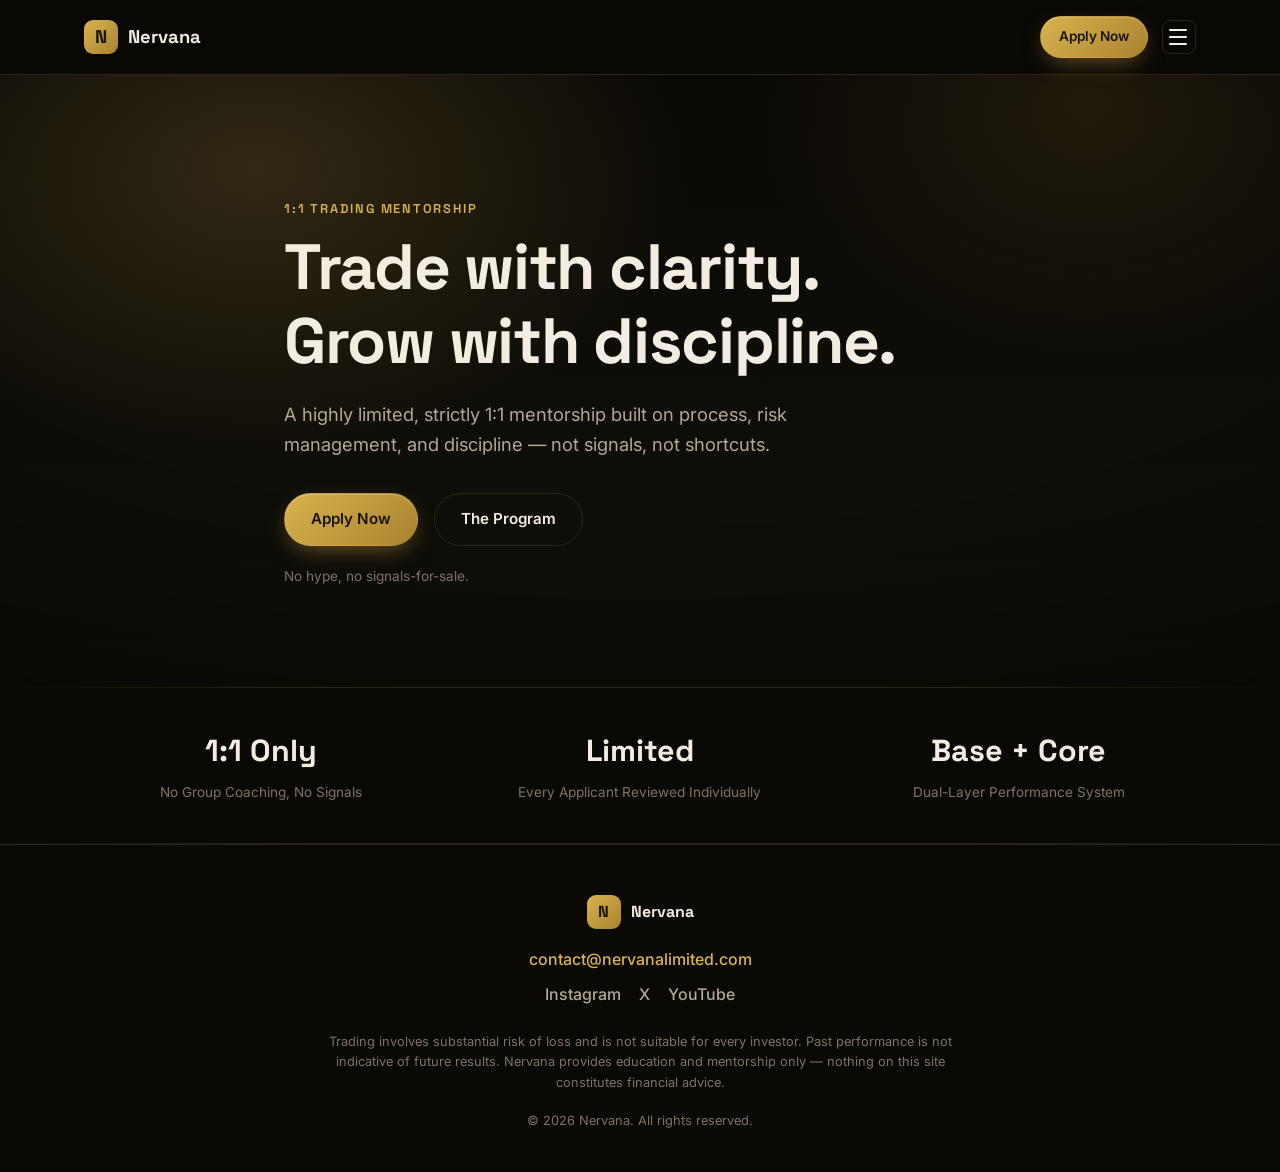
<file: website/index.html>
<!DOCTYPE html>
<html lang="en">
<head>
<meta charset="UTF-8">
<meta name="viewport" content="width=device-width, initial-scale=1.0">
<title>Nervana | Trading Mentorship</title>
<meta name="description" content="Nervana is a strictly 1:1 trading mentorship. A highly limited, application-only program built around a dual-layer system: Base (strategic structure) and Core (cognitive engineering).">
<link rel="icon" href="data:image/svg+xml,<svg xmlns=%22http://www.w3.org/2000/svg%22 viewBox=%220 0 100 100%22><text y=%22.9em%22 font-size=%2290%22>📈</text></svg>">
<link rel="preconnect" href="https://fonts.googleapis.com">
<link rel="preconnect" href="https://fonts.gstatic.com" crossorigin>
<link href="https://fonts.googleapis.com/css2?family=Inter:wght@400;500;600;700;800&family=Space+Grotesk:wght@500;600;700&display=swap" rel="stylesheet">
<link rel="stylesheet" href="styles.css">
</head>
<body>

<header class="navbar" id="navbar">
  <div class="container navbar__inner">
    <a href="index.html" class="brand">
      <span class="brand__mark">N</span>
      <span class="brand__name">Nervana</span>
    </a>
    <div class="navbar__actions">
      <a href="#" class="btn btn--primary btn--sm js-apply-trigger">Apply Now</a>
      <button class="nav-toggle" id="navToggle" aria-label="Toggle menu" aria-expanded="false">
        <span></span><span></span><span></span>
      </button>
    </div>
    <nav class="nav-links" id="navLinks">
      <a href="program.html">The Program</a>
      <a href="results.html">Results</a>
      <a href="insights.html">Insights</a>
      <a href="faq.html">FAQ</a>
    </nav>
  </div>
</header>

<main>

  <section class="hero">
    <div class="hero__bg" aria-hidden="true"></div>
    <div class="container hero__inner">
      <p class="eyebrow reveal">1:1 Trading Mentorship</p>
      <h1 class="reveal">Trade with clarity.<br>Grow with discipline.</h1>
      <p class="hero__subtitle reveal">
        A highly limited, strictly 1:1 mentorship built on process, risk management,
        and discipline — not signals, not shortcuts.
      </p>
      <div class="hero__actions reveal">
        <a href="#" class="btn btn--primary js-apply-trigger">Apply Now</a>
        <a href="program.html" class="btn btn--ghost">The Program</a>
      </div>
      <p class="hero__disclaimer reveal">No hype, no signals-for-sale.</p>
    </div>
  </section>

  <section class="stats">
    <div class="container stats__grid">
      <div class="stat reveal">
        <span class="stat__text">1:1 Only</span>
        <span class="stat__label">No Group Coaching, No Signals</span>
      </div>
      <div class="stat reveal">
        <span class="stat__text">Limited</span>
        <span class="stat__label">Every Applicant Reviewed Individually</span>
      </div>
      <div class="stat reveal">
        <span class="stat__text">Base + Core</span>
        <span class="stat__label">Dual-Layer Performance System</span>
      </div>
    </div>
  </section>

</main>

<footer class="footer">
  <div class="container footer__inner">
    <div class="footer__brand">
      <span class="brand__mark">N</span>
      <span class="brand__name">Nervana</span>
    </div>
    <div class="footer__contact">
      <a href="mailto:contact@nervanalimited.com">contact@nervanalimited.com</a>
      <div class="social-links">
        <a href="#" aria-label="Instagram">Instagram</a>
        <a href="#" aria-label="X / Twitter">X</a>
        <a href="#" aria-label="YouTube">YouTube</a>
      </div>
    </div>
    <p class="footer__disclaimer">
      Trading involves substantial risk of loss and is not suitable for every investor.
      Past performance is not indicative of future results. Nervana provides education and
      mentorship only — nothing on this site constitutes financial advice.
    </p>
    <p class="footer__copy">&copy; <span id="year"></span> Nervana. All rights reserved.</p>
  </div>
</footer>

<div class="modal-overlay" id="applyModalOverlay" aria-hidden="true">
  <div class="modal" role="dialog" aria-modal="true" aria-labelledby="applyModalTitle">
    <button type="button" class="modal__close" id="applyModalClose" aria-label="Close application form">&times;</button>

    <p class="eyebrow">Apply Now</p>
    <h2 id="applyModalTitle">Mentorship Application</h2>
    <p class="modal__intro">
      Highly limited, strictly 1:1. Submitting this doesn't guarantee a place — applicants are
      assessed on fit, readiness, and commitment. If shortlisted, you'll be invited to a free
      onboarding session before anything is confirmed.
    </p>

    <form class="modal-form" id="applyForm" name="mentorship-application" method="POST" data-netlify="true" netlify-honeypot="company">
      <input type="hidden" name="form-name" value="mentorship-application">
      <p class="hp-field" aria-hidden="true">
        <label>Don't fill this out if you're human: <input name="company" tabindex="-1" autocomplete="off"></label>
      </p>

      <p class="form-section-title">About you</p>

      <div class="form-row">
        <label for="name">Full name *</label>
        <input type="text" id="name" name="full_name" required placeholder="Your full name">
      </div>
      <div class="form-row">
        <label for="email">Email address *</label>
        <input type="email" id="email" name="email" required placeholder="you@example.com">
      </div>
      <div class="form-row">
        <label for="location">Location / Time zone *</label>
        <input type="text" id="location" name="location_timezone" required placeholder="e.g. London, UK (GMT)">
      </div>
      <div class="form-row">
        <label>How did you hear about Nervana Mentorship?</label>
        <div class="radio-group">
          <label class="radio-option"><input type="radio" name="how_heard" value="TradingView"> TradingView</label>
          <label class="radio-option"><input type="radio" name="how_heard" value="YouTube"> YouTube</label>
          <label class="radio-option"><input type="radio" name="how_heard" value="Referral"> Referral</label>
          <label class="radio-option"><input type="radio" name="how_heard" value="Other"> Other</label>
        </div>
        <input type="text" name="how_heard_other" placeholder="If “Other”, please specify" class="other-input">
      </div>

      <p class="form-section-title">Your trading background</p>

      <div class="form-row">
        <label>How long have you been trading?</label>
        <div class="radio-group">
          <label class="radio-option"><input type="radio" name="trading_duration" value="Less than 6 months"> Less than 6 months</label>
          <label class="radio-option"><input type="radio" name="trading_duration" value="6-12 months"> 6-12 months</label>
          <label class="radio-option"><input type="radio" name="trading_duration" value="1-2 years"> 1-2 years</label>
          <label class="radio-option"><input type="radio" name="trading_duration" value="2+ years"> 2+ years</label>
          <label class="radio-option"><input type="radio" name="trading_duration" value="Other"> Other</label>
        </div>
      </div>
      <div class="form-row">
        <label>What markets do you primarily trade?</label>
        <div class="radio-group">
          <label class="radio-option"><input type="radio" name="markets_traded" value="Forex"> Forex</label>
          <label class="radio-option"><input type="radio" name="markets_traded" value="Indices"> Indices</label>
          <label class="radio-option"><input type="radio" name="markets_traded" value="Stocks"> Stocks</label>
          <label class="radio-option"><input type="radio" name="markets_traded" value="Crypto"> Crypto</label>
          <label class="radio-option"><input type="radio" name="markets_traded" value="Options"> Options</label>
          <label class="radio-option"><input type="radio" name="markets_traded" value="Other"> Other</label>
        </div>
      </div>
      <div class="form-row">
        <label for="strategy">Briefly describe your current trading strategy (if any) *</label>
        <textarea id="strategy" name="current_strategy" rows="4" required></textarea>
      </div>
      <div class="form-row">
        <label for="mentor-experience">Have you worked with a mentor before? If yes, what was your experience? *</label>
        <textarea id="mentor-experience" name="mentor_experience" rows="4" required></textarea>
      </div>

      <p class="form-section-title">Friction &amp; goals</p>

      <div class="form-row">
        <label>Where do you feel the most friction in your trading?</label>
        <div class="radio-group">
          <label class="radio-option"><input type="radio" name="friction" value="Strategy and structure"> Strategy and structure</label>
          <label class="radio-option"><input type="radio" name="friction" value="Emotional regulation under pressure"> Emotional regulation under pressure</label>
          <label class="radio-option"><input type="radio" name="friction" value="Consistency and discipline"> Consistency and discipline</label>
          <label class="radio-option"><input type="radio" name="friction" value="Decision fatigue or overthinking"> Decision fatigue or overthinking</label>
          <label class="radio-option"><input type="radio" name="friction" value="Other"> Other</label>
        </div>
      </div>
      <div class="form-row">
        <label for="goals-6-12">What are your top 3 goals for the next 6-12 months as a trader? *</label>
        <textarea id="goals-6-12" name="goals_6_12_months" rows="4" required></textarea>
      </div>
      <div class="form-row">
        <label for="adapts-to-you">Most mentorships give you rules and expect you to adapt. Nervana rebuilds the system around you. How does that approach resonate with you? *</label>
        <textarea id="adapts-to-you" name="approach_resonance" rows="4" required></textarea>
      </div>

      <p class="form-section-title">Commitment &amp; investment</p>

      <div class="form-row">
        <label for="weekly-hours">How many focused hours per week can you realistically commit to reviews, reflections, and structured development of your trading? *</label>
        <input type="text" id="weekly-hours" name="weekly_hours_commitment" required placeholder="e.g. 5-7 hours a week">
      </div>
      <div class="form-row">
        <label>What level of investment are you prepared to make in your growth as a trader? *</label>
        <div class="radio-group">
          <label class="radio-option"><input type="radio" name="investment_level" value="Under £500" required> I'm only comfortable with small investments (&lt;£500)</label>
          <label class="radio-option"><input type="radio" name="investment_level" value="£500-£1,000"> I'm ready to make a moderate investment (£500-£1,000)</label>
          <label class="radio-option"><input type="radio" name="investment_level" value="£1,000-£3,000"> I'm committed to making a serious investment (£1,000-£3,000)</label>
          <label class="radio-option"><input type="radio" name="investment_level" value="£3,000+"> I'm prepared to invest significantly in long-term mentorship (£3,000+)</label>
          <label class="radio-option"><input type="radio" name="investment_level" value="Other"> Other</label>
        </div>
      </div>
      <div class="form-row">
        <label>Mentorship requires honesty, accountability, and resilience. Are you prepared to commit to that? *</label>
        <div class="radio-group">
          <label class="radio-option"><input type="radio" name="commitment_confirmation" value="Yes" required> Yes</label>
          <label class="radio-option"><input type="radio" name="commitment_confirmation" value="No"> No</label>
          <label class="radio-option"><input type="radio" name="commitment_confirmation" value="Other"> Other</label>
        </div>
      </div>
      <div class="form-row">
        <label for="good-fit">Why do you believe you are a good fit for Nervana Mentorship? *</label>
        <textarea id="good-fit" name="good_fit_reason" rows="4" required></textarea>
      </div>

      <button type="submit" class="btn btn--primary btn--block">Submit Application</button>
      <p class="form-status" id="formStatus" role="status"></p>
    </form>
  </div>
</div>

<script src="script.js"></script>
</body>
</html>
</file>
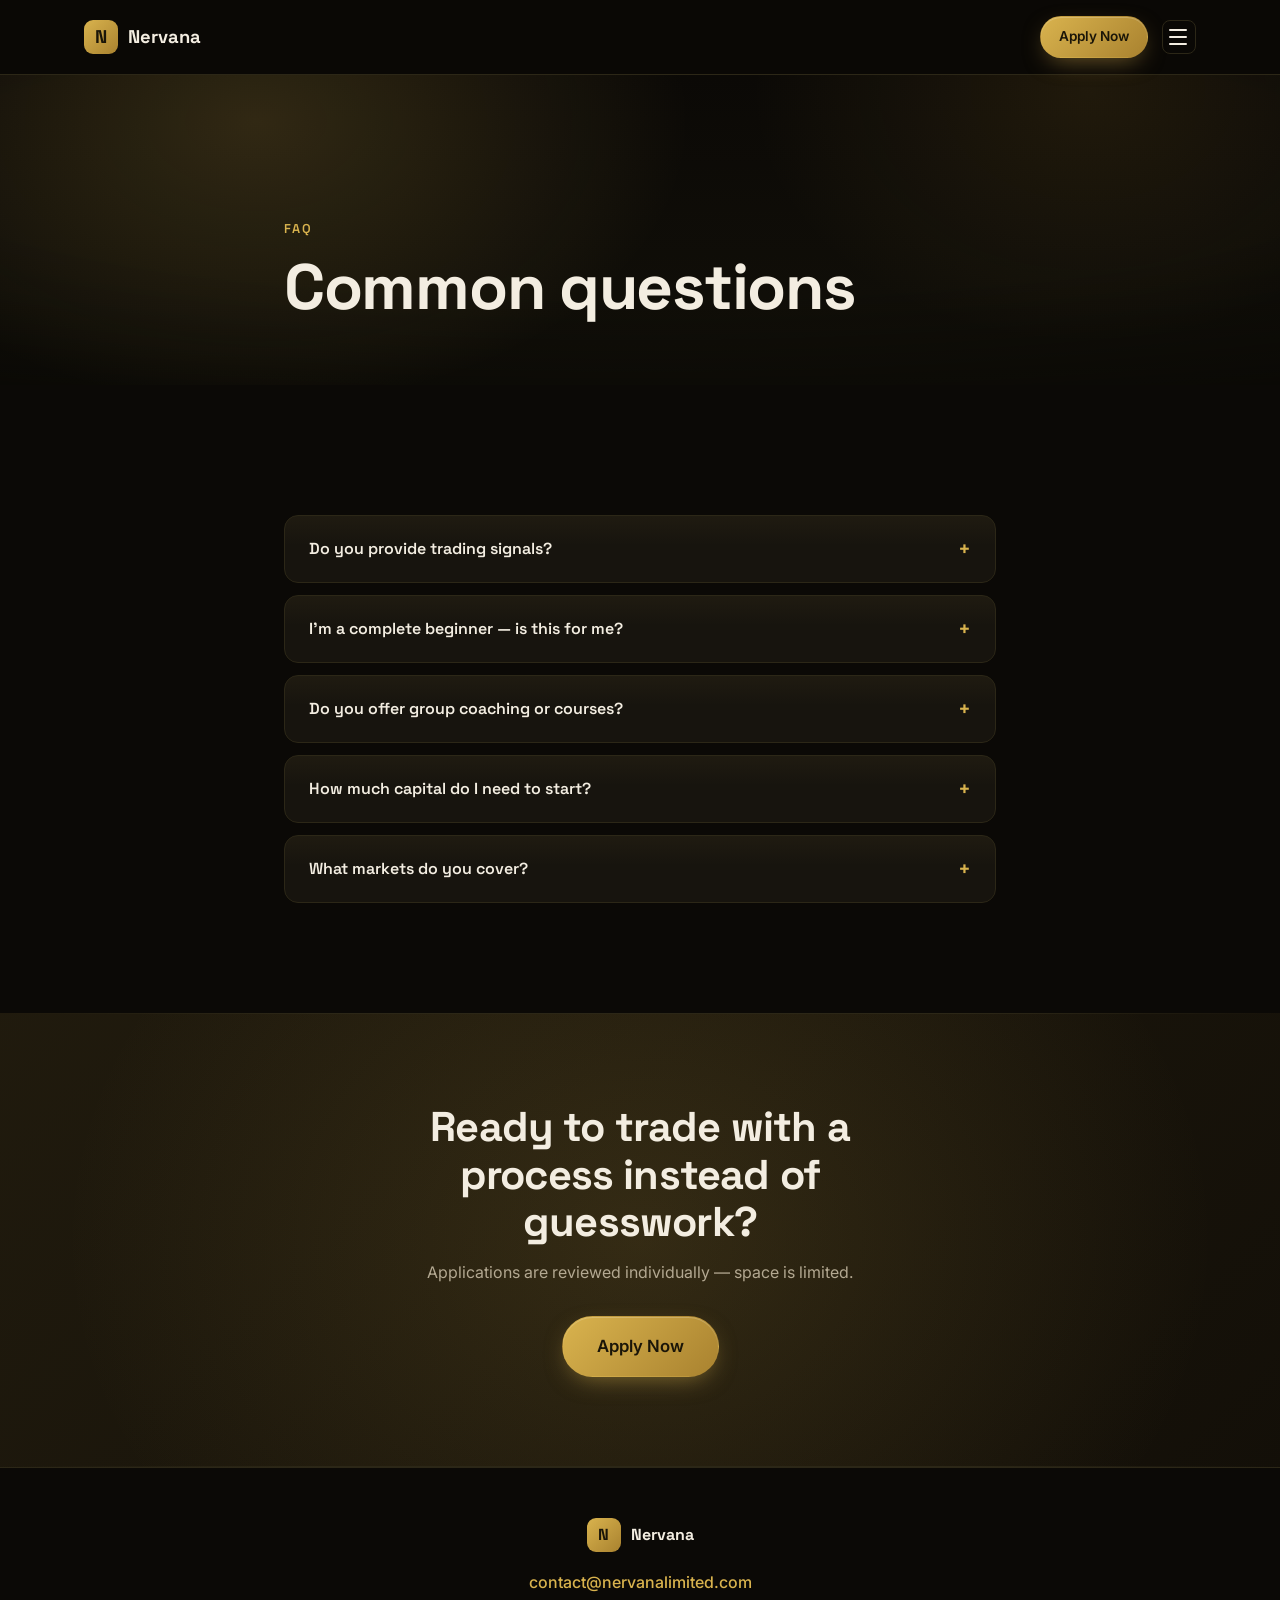
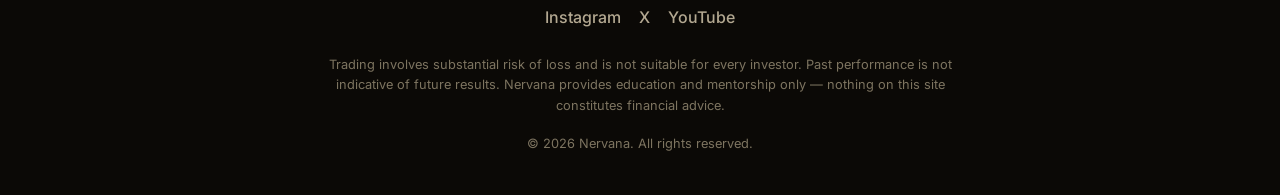
<file: website/faq.html>
<!DOCTYPE html>
<html lang="en">
<head>
<meta charset="UTF-8">
<meta name="viewport" content="width=device-width, initial-scale=1.0">
<title>FAQ | Nervana</title>
<meta name="description" content="Common questions about Nervana's 1:1 trading mentorship.">
<link rel="icon" href="data:image/svg+xml,<svg xmlns=%22http://www.w3.org/2000/svg%22 viewBox=%220 0 100 100%22><text y=%22.9em%22 font-size=%2290%22>📈</text></svg>">
<link rel="preconnect" href="https://fonts.googleapis.com">
<link rel="preconnect" href="https://fonts.gstatic.com" crossorigin>
<link href="https://fonts.googleapis.com/css2?family=Inter:wght@400;500;600;700;800&family=Space+Grotesk:wght@500;600;700&display=swap" rel="stylesheet">
<link rel="stylesheet" href="styles.css">
</head>
<body>

<header class="navbar" id="navbar">
  <div class="container navbar__inner">
    <a href="index.html" class="brand">
      <span class="brand__mark">N</span>
      <span class="brand__name">Nervana</span>
    </a>
    <div class="navbar__actions">
      <a href="#" class="btn btn--primary btn--sm js-apply-trigger">Apply Now</a>
      <button class="nav-toggle" id="navToggle" aria-label="Toggle menu" aria-expanded="false">
        <span></span><span></span><span></span>
      </button>
    </div>
    <nav class="nav-links" id="navLinks">
      <a href="program.html">The Program</a>
      <a href="results.html">Results</a>
      <a href="insights.html">Insights</a>
      <a href="faq.html" aria-current="page">FAQ</a>
    </nav>
  </div>
</header>

<main>

  <section class="hero page-hero">
    <div class="hero__bg" aria-hidden="true"></div>
    <div class="container hero__inner">
      <p class="eyebrow reveal">FAQ</p>
      <h1 class="reveal">Common questions</h1>
    </div>
  </section>

  <section class="faq">
    <div class="container faq__inner">
      <div class="accordion" id="accordion">
        <div class="accordion-item reveal">
          <button class="accordion-trigger">
            <span>Do you provide trading signals?</span>
            <span class="accordion-icon">+</span>
          </button>
          <div class="accordion-panel">
            <p>No. Nervana teaches you the process to find and manage your own trades. The goal is independence, not dependence on someone else's calls.</p>
          </div>
        </div>
        <div class="accordion-item reveal">
          <button class="accordion-trigger">
            <span>I'm a complete beginner — is this for me?</span>
            <span class="accordion-icon">+</span>
          </button>
          <div class="accordion-panel">
            <p>Yes, as long as you're serious and coachable. The mentorship starts by building the Base layer — market structure and risk management — before layering in Core, the execution and psychology work.</p>
          </div>
        </div>
        <div class="accordion-item reveal">
          <button class="accordion-trigger">
            <span>Do you offer group coaching or courses?</span>
            <span class="accordion-icon">+</span>
          </button>
          <div class="accordion-panel">
            <p>Not currently. Nervana is 1:1 mentorship only, by application, so every mentee gets full focus and hands-on support. Group coaching may be introduced in the future, but applications today are for 1:1 mentorship.</p>
          </div>
        </div>
        <div class="accordion-item reveal">
          <button class="accordion-trigger">
            <span>How much capital do I need to start?</span>
            <span class="accordion-icon">+</span>
          </button>
          <div class="accordion-panel">
            <p>We'll discuss this after reviewing your application — the right starting size depends on your goals, market, and risk tolerance. We never recommend risking money you can't afford to lose.</p>
          </div>
        </div>
        <div class="accordion-item reveal">
          <button class="accordion-trigger">
            <span>What markets do you cover?</span>
            <span class="accordion-icon">+</span>
          </button>
          <div class="accordion-panel">
            <p>The core process applies across equities, futures, and forex. Your mentorship is tailored to the market you want to focus on.</p>
          </div>
        </div>
      </div>
    </div>
  </section>

  <section class="cta-banner">
    <div class="container cta-banner__inner reveal">
      <h2>Ready to trade with a process instead of guesswork?</h2>
      <p>Applications are reviewed individually — space is limited.</p>
      <a href="#" class="btn btn--primary btn--lg js-apply-trigger">Apply Now</a>
    </div>
  </section>

</main>

<footer class="footer">
  <div class="container footer__inner">
    <div class="footer__brand">
      <span class="brand__mark">N</span>
      <span class="brand__name">Nervana</span>
    </div>
    <div class="footer__contact">
      <a href="mailto:contact@nervanalimited.com">contact@nervanalimited.com</a>
      <div class="social-links">
        <a href="#" aria-label="Instagram">Instagram</a>
        <a href="#" aria-label="X / Twitter">X</a>
        <a href="#" aria-label="YouTube">YouTube</a>
      </div>
    </div>
    <p class="footer__disclaimer">
      Trading involves substantial risk of loss and is not suitable for every investor.
      Past performance is not indicative of future results. Nervana provides education and
      mentorship only — nothing on this site constitutes financial advice.
    </p>
    <p class="footer__copy">&copy; <span id="year"></span> Nervana. All rights reserved.</p>
  </div>
</footer>

<div class="modal-overlay" id="applyModalOverlay" aria-hidden="true">
  <div class="modal" role="dialog" aria-modal="true" aria-labelledby="applyModalTitle">
    <button type="button" class="modal__close" id="applyModalClose" aria-label="Close application form">&times;</button>

    <p class="eyebrow">Apply Now</p>
    <h2 id="applyModalTitle">Mentorship Application</h2>
    <p class="modal__intro">
      Highly limited, strictly 1:1. Submitting this doesn't guarantee a place — applicants are
      assessed on fit, readiness, and commitment. If shortlisted, you'll be invited to a free
      onboarding session before anything is confirmed.
    </p>

    <form class="modal-form" id="applyForm" name="mentorship-application" method="POST" data-netlify="true" netlify-honeypot="company">
      <input type="hidden" name="form-name" value="mentorship-application">
      <p class="hp-field" aria-hidden="true">
        <label>Don't fill this out if you're human: <input name="company" tabindex="-1" autocomplete="off"></label>
      </p>

      <p class="form-section-title">About you</p>

      <div class="form-row">
        <label for="name">Full name *</label>
        <input type="text" id="name" name="full_name" required placeholder="Your full name">
      </div>
      <div class="form-row">
        <label for="email">Email address *</label>
        <input type="email" id="email" name="email" required placeholder="you@example.com">
      </div>
      <div class="form-row">
        <label for="location">Location / Time zone *</label>
        <input type="text" id="location" name="location_timezone" required placeholder="e.g. London, UK (GMT)">
      </div>
      <div class="form-row">
        <label>How did you hear about Nervana Mentorship?</label>
        <div class="radio-group">
          <label class="radio-option"><input type="radio" name="how_heard" value="TradingView"> TradingView</label>
          <label class="radio-option"><input type="radio" name="how_heard" value="YouTube"> YouTube</label>
          <label class="radio-option"><input type="radio" name="how_heard" value="Referral"> Referral</label>
          <label class="radio-option"><input type="radio" name="how_heard" value="Other"> Other</label>
        </div>
        <input type="text" name="how_heard_other" placeholder="If “Other”, please specify" class="other-input">
      </div>

      <p class="form-section-title">Your trading background</p>

      <div class="form-row">
        <label>How long have you been trading?</label>
        <div class="radio-group">
          <label class="radio-option"><input type="radio" name="trading_duration" value="Less than 6 months"> Less than 6 months</label>
          <label class="radio-option"><input type="radio" name="trading_duration" value="6-12 months"> 6-12 months</label>
          <label class="radio-option"><input type="radio" name="trading_duration" value="1-2 years"> 1-2 years</label>
          <label class="radio-option"><input type="radio" name="trading_duration" value="2+ years"> 2+ years</label>
          <label class="radio-option"><input type="radio" name="trading_duration" value="Other"> Other</label>
        </div>
      </div>
      <div class="form-row">
        <label>What markets do you primarily trade?</label>
        <div class="radio-group">
          <label class="radio-option"><input type="radio" name="markets_traded" value="Forex"> Forex</label>
          <label class="radio-option"><input type="radio" name="markets_traded" value="Indices"> Indices</label>
          <label class="radio-option"><input type="radio" name="markets_traded" value="Stocks"> Stocks</label>
          <label class="radio-option"><input type="radio" name="markets_traded" value="Crypto"> Crypto</label>
          <label class="radio-option"><input type="radio" name="markets_traded" value="Options"> Options</label>
          <label class="radio-option"><input type="radio" name="markets_traded" value="Other"> Other</label>
        </div>
      </div>
      <div class="form-row">
        <label for="strategy">Briefly describe your current trading strategy (if any) *</label>
        <textarea id="strategy" name="current_strategy" rows="4" required></textarea>
      </div>
      <div class="form-row">
        <label for="mentor-experience">Have you worked with a mentor before? If yes, what was your experience? *</label>
        <textarea id="mentor-experience" name="mentor_experience" rows="4" required></textarea>
      </div>

      <p class="form-section-title">Friction &amp; goals</p>

      <div class="form-row">
        <label>Where do you feel the most friction in your trading?</label>
        <div class="radio-group">
          <label class="radio-option"><input type="radio" name="friction" value="Strategy and structure"> Strategy and structure</label>
          <label class="radio-option"><input type="radio" name="friction" value="Emotional regulation under pressure"> Emotional regulation under pressure</label>
          <label class="radio-option"><input type="radio" name="friction" value="Consistency and discipline"> Consistency and discipline</label>
          <label class="radio-option"><input type="radio" name="friction" value="Decision fatigue or overthinking"> Decision fatigue or overthinking</label>
          <label class="radio-option"><input type="radio" name="friction" value="Other"> Other</label>
        </div>
      </div>
      <div class="form-row">
        <label for="goals-6-12">What are your top 3 goals for the next 6-12 months as a trader? *</label>
        <textarea id="goals-6-12" name="goals_6_12_months" rows="4" required></textarea>
      </div>
      <div class="form-row">
        <label for="adapts-to-you">Most mentorships give you rules and expect you to adapt. Nervana rebuilds the system around you. How does that approach resonate with you? *</label>
        <textarea id="adapts-to-you" name="approach_resonance" rows="4" required></textarea>
      </div>

      <p class="form-section-title">Commitment &amp; investment</p>

      <div class="form-row">
        <label for="weekly-hours">How many focused hours per week can you realistically commit to reviews, reflections, and structured development of your trading? *</label>
        <input type="text" id="weekly-hours" name="weekly_hours_commitment" required placeholder="e.g. 5-7 hours a week">
      </div>
      <div class="form-row">
        <label>What level of investment are you prepared to make in your growth as a trader? *</label>
        <div class="radio-group">
          <label class="radio-option"><input type="radio" name="investment_level" value="Under £500" required> I'm only comfortable with small investments (&lt;£500)</label>
          <label class="radio-option"><input type="radio" name="investment_level" value="£500-£1,000"> I'm ready to make a moderate investment (£500-£1,000)</label>
          <label class="radio-option"><input type="radio" name="investment_level" value="£1,000-£3,000"> I'm committed to making a serious investment (£1,000-£3,000)</label>
          <label class="radio-option"><input type="radio" name="investment_level" value="£3,000+"> I'm prepared to invest significantly in long-term mentorship (£3,000+)</label>
          <label class="radio-option"><input type="radio" name="investment_level" value="Other"> Other</label>
        </div>
      </div>
      <div class="form-row">
        <label>Mentorship requires honesty, accountability, and resilience. Are you prepared to commit to that? *</label>
        <div class="radio-group">
          <label class="radio-option"><input type="radio" name="commitment_confirmation" value="Yes" required> Yes</label>
          <label class="radio-option"><input type="radio" name="commitment_confirmation" value="No"> No</label>
          <label class="radio-option"><input type="radio" name="commitment_confirmation" value="Other"> Other</label>
        </div>
      </div>
      <div class="form-row">
        <label for="good-fit">Why do you believe you are a good fit for Nervana Mentorship? *</label>
        <textarea id="good-fit" name="good_fit_reason" rows="4" required></textarea>
      </div>

      <button type="submit" class="btn btn--primary btn--block">Submit Application</button>
      <p class="form-status" id="formStatus" role="status"></p>
    </form>
  </div>
</div>

<script src="script.js"></script>
</body>
</html>
</file>
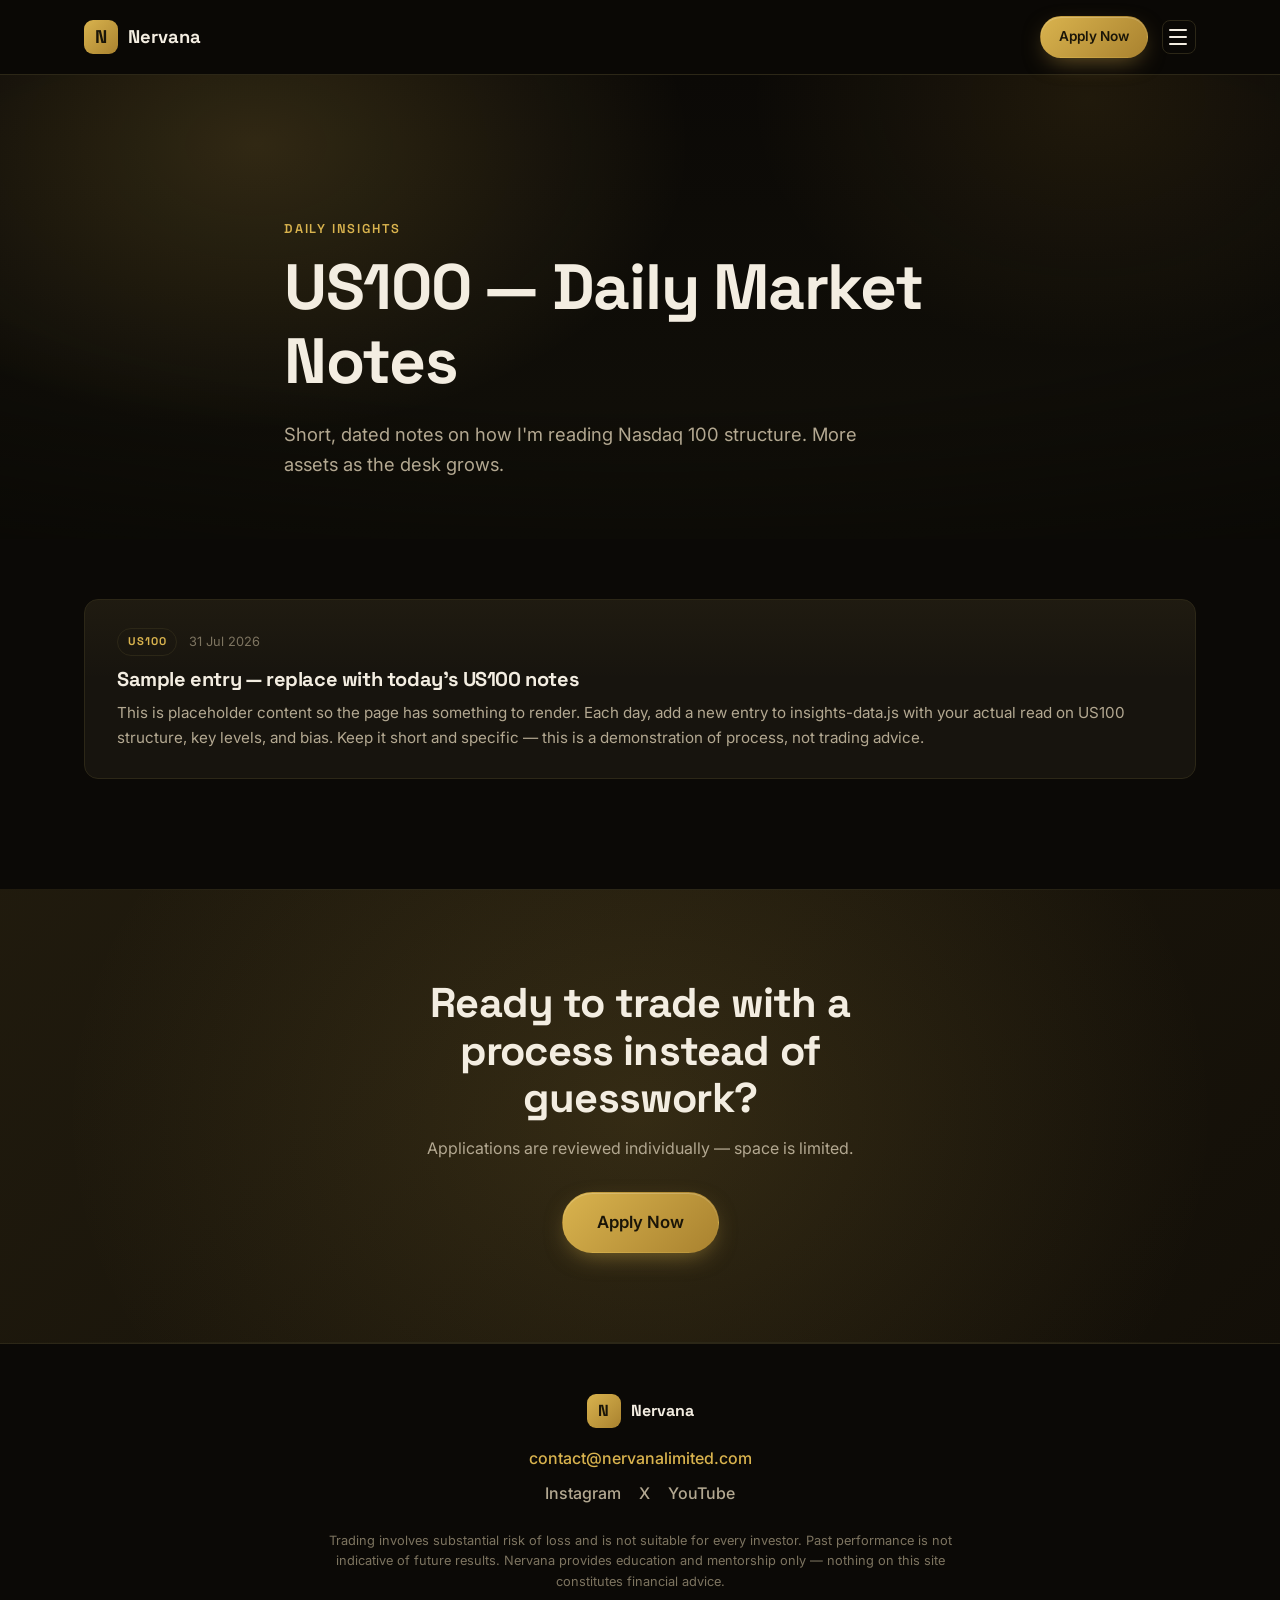
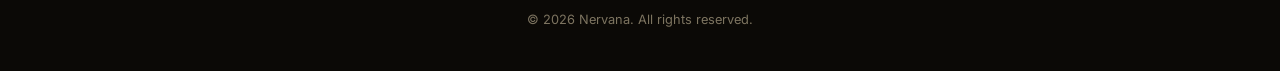
<file: website/insights.html>
<!DOCTYPE html>
<html lang="en">
<head>
<meta charset="UTF-8">
<meta name="viewport" content="width=device-width, initial-scale=1.0">
<title>Daily Insights | Nervana</title>
<meta name="description" content="Daily notes on US100 (Nasdaq 100) price action and structure from Nervana. More assets as the desk grows.">
<link rel="icon" href="data:image/svg+xml,<svg xmlns=%22http://www.w3.org/2000/svg%22 viewBox=%220 0 100 100%22><text y=%22.9em%22 font-size=%2290%22>📈</text></svg>">
<link rel="preconnect" href="https://fonts.googleapis.com">
<link rel="preconnect" href="https://fonts.gstatic.com" crossorigin>
<link href="https://fonts.googleapis.com/css2?family=Inter:wght@400;500;600;700;800&family=Space+Grotesk:wght@500;600;700&display=swap" rel="stylesheet">
<link rel="stylesheet" href="styles.css">
</head>
<body>

<header class="navbar" id="navbar">
  <div class="container navbar__inner">
    <a href="index.html" class="brand">
      <span class="brand__mark">N</span>
      <span class="brand__name">Nervana</span>
    </a>
    <div class="navbar__actions">
      <a href="#" class="btn btn--primary btn--sm js-apply-trigger">Apply Now</a>
      <button class="nav-toggle" id="navToggle" aria-label="Toggle menu" aria-expanded="false">
        <span></span><span></span><span></span>
      </button>
    </div>
    <nav class="nav-links" id="navLinks">
      <a href="program.html">The Program</a>
      <a href="results.html">Results</a>
      <a href="insights.html" aria-current="page">Insights</a>
      <a href="faq.html">FAQ</a>
    </nav>
  </div>
</header>

<main>

  <section class="hero page-hero">
    <div class="hero__bg" aria-hidden="true"></div>
    <div class="container hero__inner">
      <p class="eyebrow reveal">Daily Insights</p>
      <h1 class="reveal">US100 — Daily Market Notes</h1>
      <p class="hero__subtitle reveal">
        Short, dated notes on how I'm reading Nasdaq 100 structure. More assets as the desk grows.
      </p>
    </div>
  </section>

  <section class="insights-list">
    <div class="container">
      <div class="asset-tabs" id="assetTabs"></div>
      <div class="insight-feed" id="insightFeed"></div>
    </div>
  </section>

  <section class="cta-banner">
    <div class="container cta-banner__inner reveal">
      <h2>Ready to trade with a process instead of guesswork?</h2>
      <p>Applications are reviewed individually — space is limited.</p>
      <a href="#" class="btn btn--primary btn--lg js-apply-trigger">Apply Now</a>
    </div>
  </section>

</main>

<footer class="footer">
  <div class="container footer__inner">
    <div class="footer__brand">
      <span class="brand__mark">N</span>
      <span class="brand__name">Nervana</span>
    </div>
    <div class="footer__contact">
      <a href="mailto:contact@nervanalimited.com">contact@nervanalimited.com</a>
      <div class="social-links">
        <a href="#" aria-label="Instagram">Instagram</a>
        <a href="#" aria-label="X / Twitter">X</a>
        <a href="#" aria-label="YouTube">YouTube</a>
      </div>
    </div>
    <p class="footer__disclaimer">
      Trading involves substantial risk of loss and is not suitable for every investor.
      Past performance is not indicative of future results. Nervana provides education and
      mentorship only — nothing on this site constitutes financial advice.
    </p>
    <p class="footer__copy">&copy; <span id="year"></span> Nervana. All rights reserved.</p>
  </div>
</footer>

<div class="modal-overlay" id="applyModalOverlay" aria-hidden="true">
  <div class="modal" role="dialog" aria-modal="true" aria-labelledby="applyModalTitle">
    <button type="button" class="modal__close" id="applyModalClose" aria-label="Close application form">&times;</button>

    <p class="eyebrow">Apply Now</p>
    <h2 id="applyModalTitle">Mentorship Application</h2>
    <p class="modal__intro">
      Highly limited, strictly 1:1. Submitting this doesn't guarantee a place — applicants are
      assessed on fit, readiness, and commitment. If shortlisted, you'll be invited to a free
      onboarding session before anything is confirmed.
    </p>

    <form class="modal-form" id="applyForm" name="mentorship-application" method="POST" data-netlify="true" netlify-honeypot="company">
      <input type="hidden" name="form-name" value="mentorship-application">
      <p class="hp-field" aria-hidden="true">
        <label>Don't fill this out if you're human: <input name="company" tabindex="-1" autocomplete="off"></label>
      </p>

      <p class="form-section-title">About you</p>

      <div class="form-row">
        <label for="name">Full name *</label>
        <input type="text" id="name" name="full_name" required placeholder="Your full name">
      </div>
      <div class="form-row">
        <label for="email">Email address *</label>
        <input type="email" id="email" name="email" required placeholder="you@example.com">
      </div>
      <div class="form-row">
        <label for="location">Location / Time zone *</label>
        <input type="text" id="location" name="location_timezone" required placeholder="e.g. London, UK (GMT)">
      </div>
      <div class="form-row">
        <label>How did you hear about Nervana Mentorship?</label>
        <div class="radio-group">
          <label class="radio-option"><input type="radio" name="how_heard" value="TradingView"> TradingView</label>
          <label class="radio-option"><input type="radio" name="how_heard" value="YouTube"> YouTube</label>
          <label class="radio-option"><input type="radio" name="how_heard" value="Referral"> Referral</label>
          <label class="radio-option"><input type="radio" name="how_heard" value="Other"> Other</label>
        </div>
        <input type="text" name="how_heard_other" placeholder="If “Other”, please specify" class="other-input">
      </div>

      <p class="form-section-title">Your trading background</p>

      <div class="form-row">
        <label>How long have you been trading?</label>
        <div class="radio-group">
          <label class="radio-option"><input type="radio" name="trading_duration" value="Less than 6 months"> Less than 6 months</label>
          <label class="radio-option"><input type="radio" name="trading_duration" value="6-12 months"> 6-12 months</label>
          <label class="radio-option"><input type="radio" name="trading_duration" value="1-2 years"> 1-2 years</label>
          <label class="radio-option"><input type="radio" name="trading_duration" value="2+ years"> 2+ years</label>
          <label class="radio-option"><input type="radio" name="trading_duration" value="Other"> Other</label>
        </div>
      </div>
      <div class="form-row">
        <label>What markets do you primarily trade?</label>
        <div class="radio-group">
          <label class="radio-option"><input type="radio" name="markets_traded" value="Forex"> Forex</label>
          <label class="radio-option"><input type="radio" name="markets_traded" value="Indices"> Indices</label>
          <label class="radio-option"><input type="radio" name="markets_traded" value="Stocks"> Stocks</label>
          <label class="radio-option"><input type="radio" name="markets_traded" value="Crypto"> Crypto</label>
          <label class="radio-option"><input type="radio" name="markets_traded" value="Options"> Options</label>
          <label class="radio-option"><input type="radio" name="markets_traded" value="Other"> Other</label>
        </div>
      </div>
      <div class="form-row">
        <label for="strategy">Briefly describe your current trading strategy (if any) *</label>
        <textarea id="strategy" name="current_strategy" rows="4" required></textarea>
      </div>
      <div class="form-row">
        <label for="mentor-experience">Have you worked with a mentor before? If yes, what was your experience? *</label>
        <textarea id="mentor-experience" name="mentor_experience" rows="4" required></textarea>
      </div>

      <p class="form-section-title">Friction &amp; goals</p>

      <div class="form-row">
        <label>Where do you feel the most friction in your trading?</label>
        <div class="radio-group">
          <label class="radio-option"><input type="radio" name="friction" value="Strategy and structure"> Strategy and structure</label>
          <label class="radio-option"><input type="radio" name="friction" value="Emotional regulation under pressure"> Emotional regulation under pressure</label>
          <label class="radio-option"><input type="radio" name="friction" value="Consistency and discipline"> Consistency and discipline</label>
          <label class="radio-option"><input type="radio" name="friction" value="Decision fatigue or overthinking"> Decision fatigue or overthinking</label>
          <label class="radio-option"><input type="radio" name="friction" value="Other"> Other</label>
        </div>
      </div>
      <div class="form-row">
        <label for="goals-6-12">What are your top 3 goals for the next 6-12 months as a trader? *</label>
        <textarea id="goals-6-12" name="goals_6_12_months" rows="4" required></textarea>
      </div>
      <div class="form-row">
        <label for="adapts-to-you">Most mentorships give you rules and expect you to adapt. Nervana rebuilds the system around you. How does that approach resonate with you? *</label>
        <textarea id="adapts-to-you" name="approach_resonance" rows="4" required></textarea>
      </div>

      <p class="form-section-title">Commitment &amp; investment</p>

      <div class="form-row">
        <label for="weekly-hours">How many focused hours per week can you realistically commit to reviews, reflections, and structured development of your trading? *</label>
        <input type="text" id="weekly-hours" name="weekly_hours_commitment" required placeholder="e.g. 5-7 hours a week">
      </div>
      <div class="form-row">
        <label>What level of investment are you prepared to make in your growth as a trader? *</label>
        <div class="radio-group">
          <label class="radio-option"><input type="radio" name="investment_level" value="Under £500" required> I'm only comfortable with small investments (&lt;£500)</label>
          <label class="radio-option"><input type="radio" name="investment_level" value="£500-£1,000"> I'm ready to make a moderate investment (£500-£1,000)</label>
          <label class="radio-option"><input type="radio" name="investment_level" value="£1,000-£3,000"> I'm committed to making a serious investment (£1,000-£3,000)</label>
          <label class="radio-option"><input type="radio" name="investment_level" value="£3,000+"> I'm prepared to invest significantly in long-term mentorship (£3,000+)</label>
          <label class="radio-option"><input type="radio" name="investment_level" value="Other"> Other</label>
        </div>
      </div>
      <div class="form-row">
        <label>Mentorship requires honesty, accountability, and resilience. Are you prepared to commit to that? *</label>
        <div class="radio-group">
          <label class="radio-option"><input type="radio" name="commitment_confirmation" value="Yes" required> Yes</label>
          <label class="radio-option"><input type="radio" name="commitment_confirmation" value="No"> No</label>
          <label class="radio-option"><input type="radio" name="commitment_confirmation" value="Other"> Other</label>
        </div>
      </div>
      <div class="form-row">
        <label for="good-fit">Why do you believe you are a good fit for Nervana Mentorship? *</label>
        <textarea id="good-fit" name="good_fit_reason" rows="4" required></textarea>
      </div>

      <button type="submit" class="btn btn--primary btn--block">Submit Application</button>
      <p class="form-status" id="formStatus" role="status"></p>
    </form>
  </div>
</div>

<script src="script.js"></script>
<script src="insights-data.js"></script>
<script src="insights.js"></script>
</body>
</html>
</file>
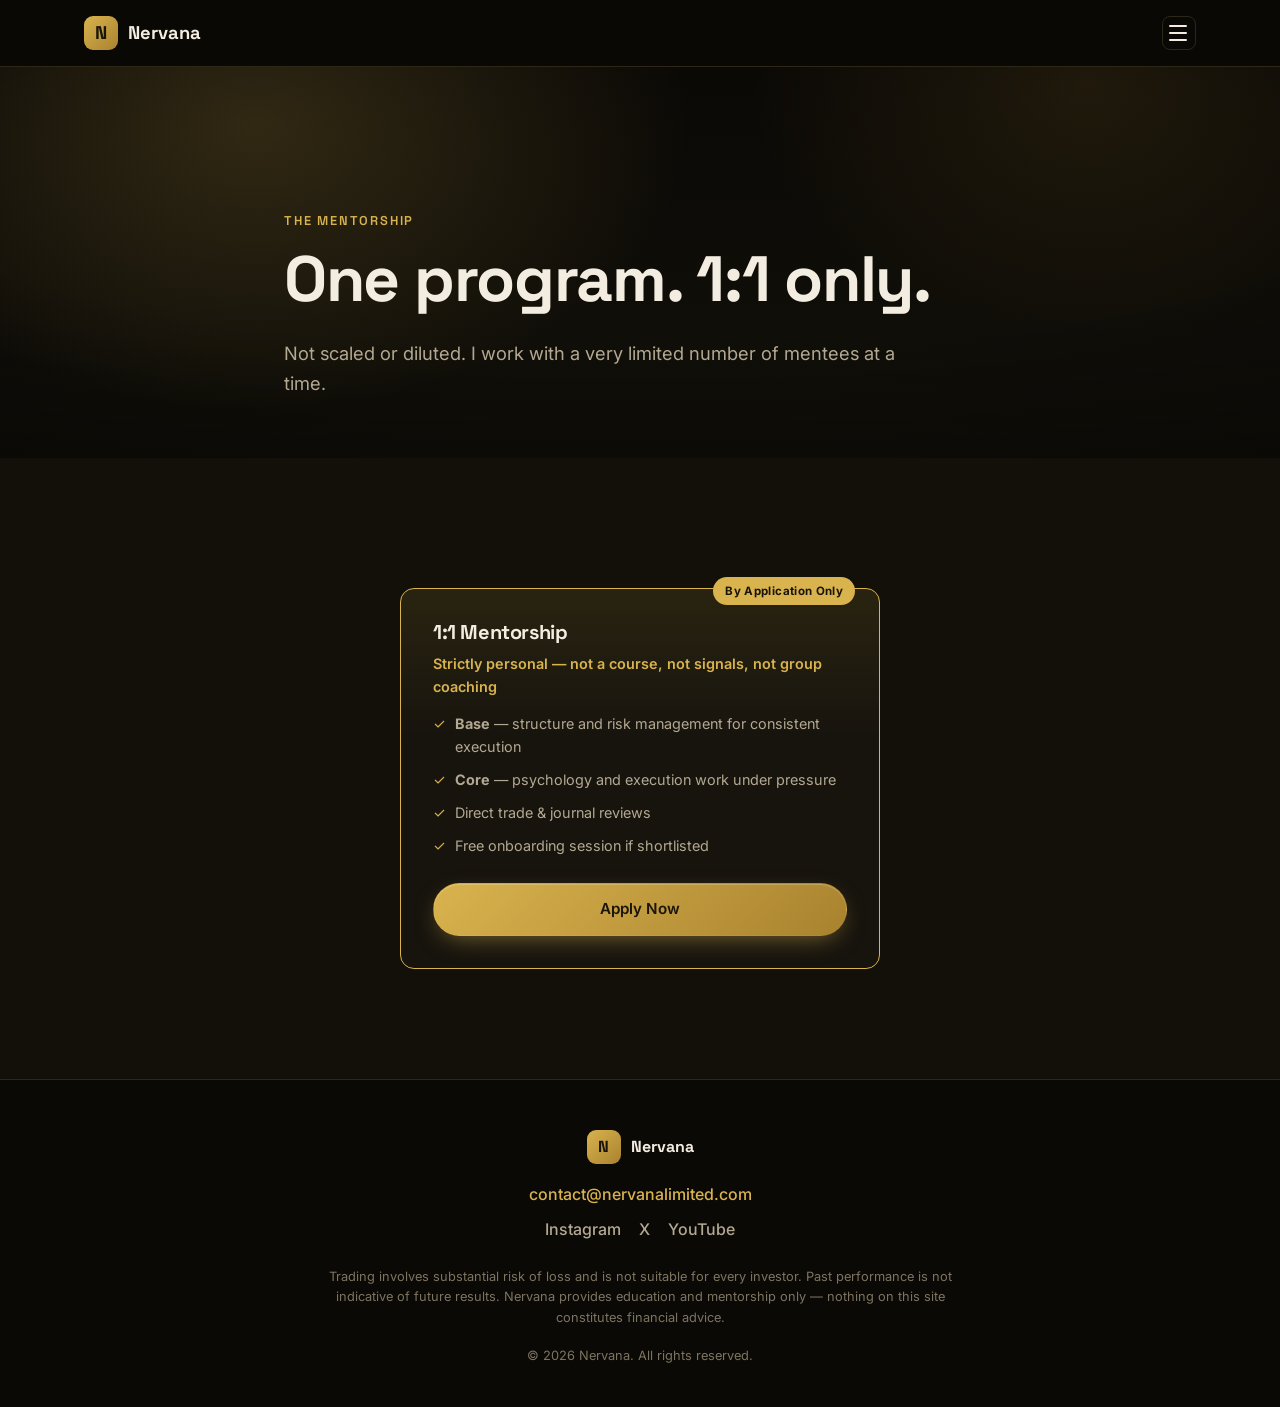
<file: website/mentorship.html>
<!DOCTYPE html>
<html lang="en">
<head>
<meta charset="UTF-8">
<meta name="viewport" content="width=device-width, initial-scale=1.0">
<title>Mentorship | Nervana</title>
<meta name="description" content="A single, highly limited 1:1 trading mentorship — by application only. Built around a dual-layer system: Base (strategic structure) and Core (cognitive engineering).">
<link rel="icon" href="data:image/svg+xml,<svg xmlns=%22http://www.w3.org/2000/svg%22 viewBox=%220 0 100 100%22><text y=%22.9em%22 font-size=%2290%22>📈</text></svg>">
<link rel="preconnect" href="https://fonts.googleapis.com">
<link rel="preconnect" href="https://fonts.gstatic.com" crossorigin>
<link href="https://fonts.googleapis.com/css2?family=Inter:wght@400;500;600;700;800&family=Space+Grotesk:wght@500;600;700&display=swap" rel="stylesheet">
<link rel="stylesheet" href="styles.css">
</head>
<body>

<header class="navbar" id="navbar">
  <div class="container navbar__inner">
    <a href="index.html" class="brand">
      <span class="brand__mark">N</span>
      <span class="brand__name">Nervana</span>
    </a>
    <nav class="nav-links" id="navLinks">
      <a href="about.html">About</a>
      <a href="mentorship.html" aria-current="page">Mentorship</a>
      <a href="system.html">The System</a>
      <a href="results.html">Results</a>
      <a href="insights.html">Insights</a>
      <a href="faq.html">FAQ</a>
      <a href="#" class="btn btn--primary btn--sm nav-cta js-apply-trigger">Apply Now</a>
    </nav>
    <button class="nav-toggle" id="navToggle" aria-label="Toggle navigation" aria-expanded="false">
      <span></span><span></span><span></span>
    </button>
  </div>
</header>

<main>

  <section class="hero page-hero">
    <div class="hero__bg" aria-hidden="true"></div>
    <div class="container hero__inner">
      <p class="eyebrow reveal">The Mentorship</p>
      <h1 class="reveal">One program. 1:1 only.</h1>
      <p class="hero__subtitle reveal">Not scaled or diluted. I work with a very limited number of mentees at a time.</p>
    </div>
  </section>

  <section class="programs">
    <div class="container">
      <div class="program-grid program-grid--single">
        <div class="program-card program-card--featured reveal">
          <span class="badge">By Application Only</span>
          <h3>1:1 Mentorship</h3>
          <p class="program-price">Strictly personal — not a course, not signals, not group coaching</p>
          <ul>
            <li><strong>Base</strong> — structure and risk management for consistent execution</li>
            <li><strong>Core</strong> — psychology and execution work under pressure</li>
            <li>Direct trade & journal reviews</li>
            <li>Free onboarding session if shortlisted</li>
          </ul>
          <a href="#" class="btn btn--primary btn--block js-apply-trigger">Apply Now</a>
        </div>
      </div>
    </div>
  </section>

</main>

<footer class="footer">
  <div class="container footer__inner">
    <div class="footer__brand">
      <span class="brand__mark">N</span>
      <span class="brand__name">Nervana</span>
    </div>
    <div class="footer__contact">
      <a href="mailto:contact@nervanalimited.com">contact@nervanalimited.com</a>
      <div class="social-links">
        <a href="#" aria-label="Instagram">Instagram</a>
        <a href="#" aria-label="X / Twitter">X</a>
        <a href="#" aria-label="YouTube">YouTube</a>
      </div>
    </div>
    <p class="footer__disclaimer">
      Trading involves substantial risk of loss and is not suitable for every investor.
      Past performance is not indicative of future results. Nervana provides education and
      mentorship only — nothing on this site constitutes financial advice.
    </p>
    <p class="footer__copy">&copy; <span id="year"></span> Nervana. All rights reserved.</p>
  </div>
</footer>

<div class="modal-overlay" id="applyModalOverlay" aria-hidden="true">
  <div class="modal" role="dialog" aria-modal="true" aria-labelledby="applyModalTitle">
    <button type="button" class="modal__close" id="applyModalClose" aria-label="Close application form">&times;</button>

    <p class="eyebrow">Apply Now</p>
    <h2 id="applyModalTitle">Mentorship Application</h2>
    <p class="modal__intro">
      Highly limited, strictly 1:1. Submitting this doesn't guarantee a place — applicants are
      assessed on fit, readiness, and commitment. If shortlisted, you'll be invited to a free
      onboarding session before anything is confirmed.
    </p>

    <form class="modal-form" id="applyForm" name="mentorship-application" method="POST" data-netlify="true" netlify-honeypot="company">
      <input type="hidden" name="form-name" value="mentorship-application">
      <p class="hp-field" aria-hidden="true">
        <label>Don't fill this out if you're human: <input name="company" tabindex="-1" autocomplete="off"></label>
      </p>

      <p class="form-section-title">About you</p>

      <div class="form-row">
        <label for="name">Full name *</label>
        <input type="text" id="name" name="full_name" required placeholder="Your full name">
      </div>
      <div class="form-row">
        <label for="email">Email address *</label>
        <input type="email" id="email" name="email" required placeholder="you@example.com">
      </div>
      <div class="form-row">
        <label for="location">Location / Time zone *</label>
        <input type="text" id="location" name="location_timezone" required placeholder="e.g. London, UK (GMT)">
      </div>
      <div class="form-row">
        <label>How did you hear about Nervana Mentorship?</label>
        <div class="radio-group">
          <label class="radio-option"><input type="radio" name="how_heard" value="TradingView"> TradingView</label>
          <label class="radio-option"><input type="radio" name="how_heard" value="YouTube"> YouTube</label>
          <label class="radio-option"><input type="radio" name="how_heard" value="Referral"> Referral</label>
          <label class="radio-option"><input type="radio" name="how_heard" value="Other"> Other</label>
        </div>
        <input type="text" name="how_heard_other" placeholder="If “Other”, please specify" class="other-input">
      </div>

      <p class="form-section-title">Your trading background</p>

      <div class="form-row">
        <label>How long have you been trading?</label>
        <div class="radio-group">
          <label class="radio-option"><input type="radio" name="trading_duration" value="Less than 6 months"> Less than 6 months</label>
          <label class="radio-option"><input type="radio" name="trading_duration" value="6-12 months"> 6-12 months</label>
          <label class="radio-option"><input type="radio" name="trading_duration" value="1-2 years"> 1-2 years</label>
          <label class="radio-option"><input type="radio" name="trading_duration" value="2+ years"> 2+ years</label>
          <label class="radio-option"><input type="radio" name="trading_duration" value="Other"> Other</label>
        </div>
      </div>
      <div class="form-row">
        <label>What markets do you primarily trade?</label>
        <div class="radio-group">
          <label class="radio-option"><input type="radio" name="markets_traded" value="Forex"> Forex</label>
          <label class="radio-option"><input type="radio" name="markets_traded" value="Indices"> Indices</label>
          <label class="radio-option"><input type="radio" name="markets_traded" value="Stocks"> Stocks</label>
          <label class="radio-option"><input type="radio" name="markets_traded" value="Crypto"> Crypto</label>
          <label class="radio-option"><input type="radio" name="markets_traded" value="Options"> Options</label>
          <label class="radio-option"><input type="radio" name="markets_traded" value="Other"> Other</label>
        </div>
      </div>
      <div class="form-row">
        <label for="strategy">Briefly describe your current trading strategy (if any) *</label>
        <textarea id="strategy" name="current_strategy" rows="4" required></textarea>
      </div>
      <div class="form-row">
        <label for="mentor-experience">Have you worked with a mentor before? If yes, what was your experience? *</label>
        <textarea id="mentor-experience" name="mentor_experience" rows="4" required></textarea>
      </div>

      <p class="form-section-title">Friction &amp; goals</p>

      <div class="form-row">
        <label>Where do you feel the most friction in your trading?</label>
        <div class="radio-group">
          <label class="radio-option"><input type="radio" name="friction" value="Strategy and structure"> Strategy and structure</label>
          <label class="radio-option"><input type="radio" name="friction" value="Emotional regulation under pressure"> Emotional regulation under pressure</label>
          <label class="radio-option"><input type="radio" name="friction" value="Consistency and discipline"> Consistency and discipline</label>
          <label class="radio-option"><input type="radio" name="friction" value="Decision fatigue or overthinking"> Decision fatigue or overthinking</label>
          <label class="radio-option"><input type="radio" name="friction" value="Other"> Other</label>
        </div>
      </div>
      <div class="form-row">
        <label for="goals-6-12">What are your top 3 goals for the next 6-12 months as a trader? *</label>
        <textarea id="goals-6-12" name="goals_6_12_months" rows="4" required></textarea>
      </div>
      <div class="form-row">
        <label for="adapts-to-you">Most mentorships give you rules and expect you to adapt. Nervana rebuilds the system around you. How does that approach resonate with you? *</label>
        <textarea id="adapts-to-you" name="approach_resonance" rows="4" required></textarea>
      </div>

      <p class="form-section-title">Commitment &amp; investment</p>

      <div class="form-row">
        <label for="weekly-hours">How many focused hours per week can you realistically commit to reviews, reflections, and structured development of your trading? *</label>
        <input type="text" id="weekly-hours" name="weekly_hours_commitment" required placeholder="e.g. 5-7 hours a week">
      </div>
      <div class="form-row">
        <label>What level of investment are you prepared to make in your growth as a trader? *</label>
        <div class="radio-group">
          <label class="radio-option"><input type="radio" name="investment_level" value="Under £500" required> I'm only comfortable with small investments (&lt;£500)</label>
          <label class="radio-option"><input type="radio" name="investment_level" value="£500-£1,000"> I'm ready to make a moderate investment (£500-£1,000)</label>
          <label class="radio-option"><input type="radio" name="investment_level" value="£1,000-£3,000"> I'm committed to making a serious investment (£1,000-£3,000)</label>
          <label class="radio-option"><input type="radio" name="investment_level" value="£3,000+"> I'm prepared to invest significantly in long-term mentorship (£3,000+)</label>
          <label class="radio-option"><input type="radio" name="investment_level" value="Other"> Other</label>
        </div>
      </div>
      <div class="form-row">
        <label>Mentorship requires honesty, accountability, and resilience. Are you prepared to commit to that? *</label>
        <div class="radio-group">
          <label class="radio-option"><input type="radio" name="commitment_confirmation" value="Yes" required> Yes</label>
          <label class="radio-option"><input type="radio" name="commitment_confirmation" value="No"> No</label>
          <label class="radio-option"><input type="radio" name="commitment_confirmation" value="Other"> Other</label>
        </div>
      </div>
      <div class="form-row">
        <label for="good-fit">Why do you believe you are a good fit for Nervana Mentorship? *</label>
        <textarea id="good-fit" name="good_fit_reason" rows="4" required></textarea>
      </div>

      <button type="submit" class="btn btn--primary btn--block">Submit Application</button>
      <p class="form-status" id="formStatus" role="status"></p>
    </form>
  </div>
</div>

<script src="script.js"></script>
</body>
</html>
</file>
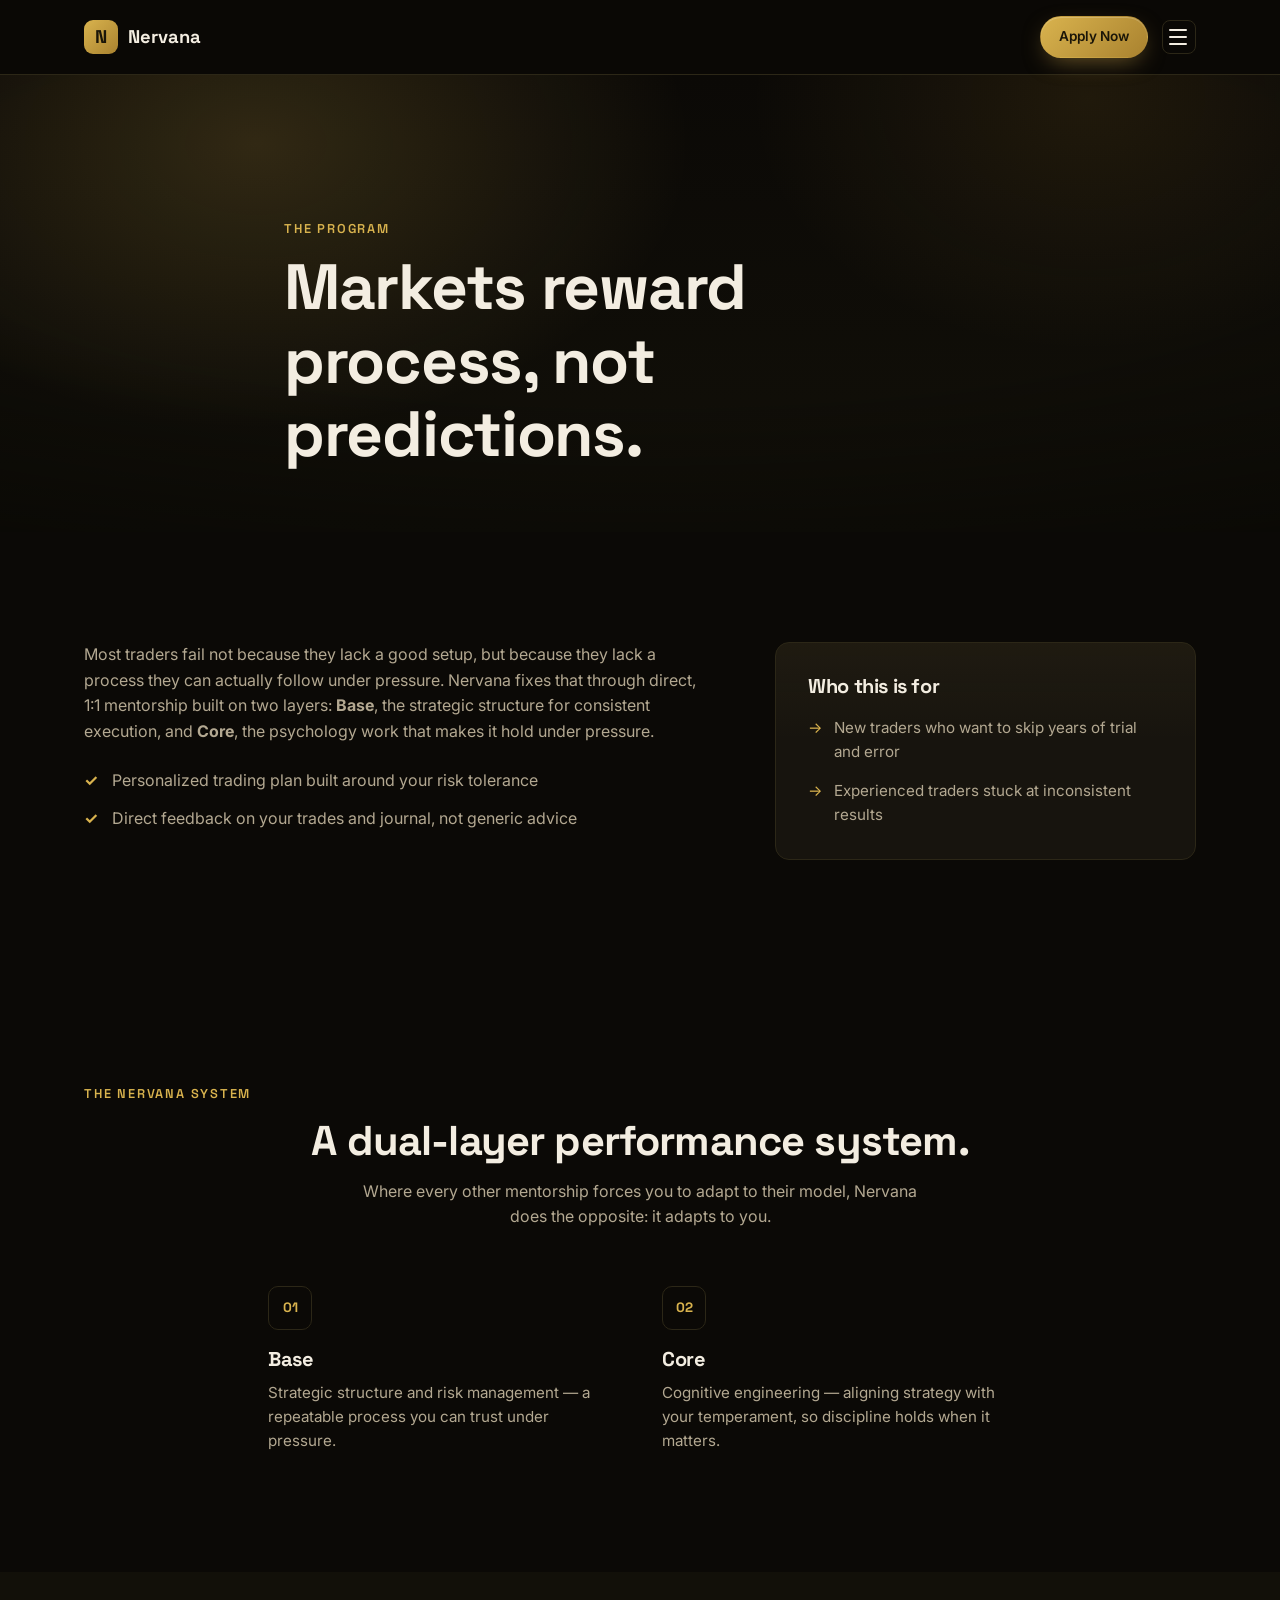
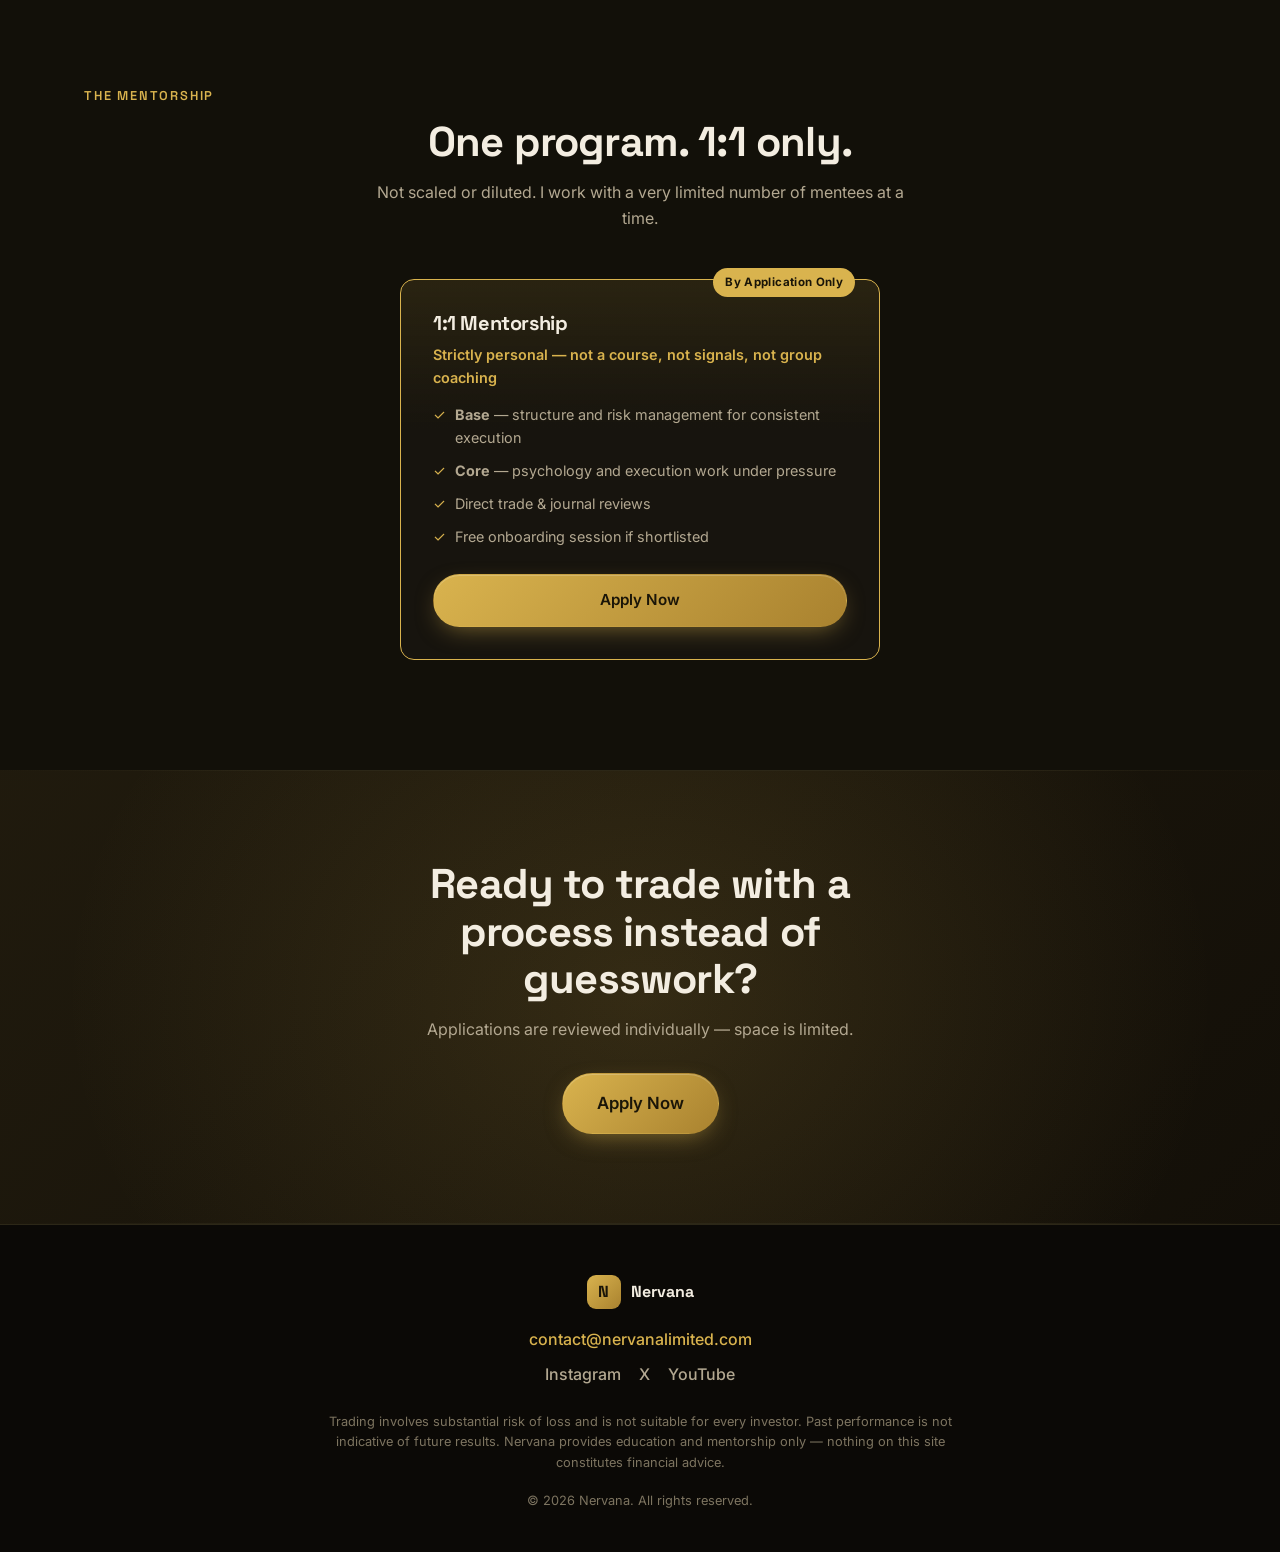
<file: website/program.html>
<!DOCTYPE html>
<html lang="en">
<head>
<meta charset="UTF-8">
<meta name="viewport" content="width=device-width, initial-scale=1.0">
<title>The Program | Nervana</title>
<meta name="description" content="Nervana is a strictly 1:1 trading mentorship built on two layers, Base and Core — by application only.">
<link rel="icon" href="data:image/svg+xml,<svg xmlns=%22http://www.w3.org/2000/svg%22 viewBox=%220 0 100 100%22><text y=%22.9em%22 font-size=%2290%22>📈</text></svg>">
<link rel="preconnect" href="https://fonts.googleapis.com">
<link rel="preconnect" href="https://fonts.gstatic.com" crossorigin>
<link href="https://fonts.googleapis.com/css2?family=Inter:wght@400;500;600;700;800&family=Space+Grotesk:wght@500;600;700&display=swap" rel="stylesheet">
<link rel="stylesheet" href="styles.css">
</head>
<body>

<header class="navbar" id="navbar">
  <div class="container navbar__inner">
    <a href="index.html" class="brand">
      <span class="brand__mark">N</span>
      <span class="brand__name">Nervana</span>
    </a>
    <div class="navbar__actions">
      <a href="#" class="btn btn--primary btn--sm js-apply-trigger">Apply Now</a>
      <button class="nav-toggle" id="navToggle" aria-label="Toggle menu" aria-expanded="false">
        <span></span><span></span><span></span>
      </button>
    </div>
    <nav class="nav-links" id="navLinks">
      <a href="program.html" aria-current="page">The Program</a>
      <a href="results.html">Results</a>
      <a href="insights.html">Insights</a>
      <a href="faq.html">FAQ</a>
    </nav>
  </div>
</header>

<main>

  <section class="hero page-hero">
    <div class="hero__bg" aria-hidden="true"></div>
    <div class="container hero__inner">
      <p class="eyebrow reveal">The Program</p>
      <h1 class="reveal">Markets reward process, not predictions.</h1>
    </div>
  </section>

  <section class="about">
    <div class="container about__grid">
      <div class="about__text reveal">
        <p>
          Most traders fail not because they lack a good setup, but because they lack a process
          they can actually follow under pressure. Nervana fixes that through direct, 1:1
          mentorship built on two layers: <strong>Base</strong>, the strategic structure for
          consistent execution, and <strong>Core</strong>, the psychology work that makes it hold
          under pressure.
        </p>
        <ul class="check-list">
          <li>Personalized trading plan built around your risk tolerance</li>
          <li>Direct feedback on your trades and journal, not generic advice</li>
        </ul>
      </div>
      <div class="about__card reveal">
        <div class="card-panel">
          <h3>Who this is for</h3>
          <ul class="tick-list">
            <li>New traders who want to skip years of trial and error</li>
            <li>Experienced traders stuck at inconsistent results</li>
          </ul>
        </div>
      </div>
    </div>
  </section>

  <section class="approach">
    <div class="container">
      <p class="eyebrow reveal center">The Nervana System</p>
      <h2 class="section-title reveal center">A dual-layer performance system.</h2>
      <p class="section-subtitle reveal center">Where every other mentorship forces you to adapt to their model, Nervana does the opposite: it adapts to you.</p>

      <div class="approach-grid approach-grid--two">
        <div class="approach-card reveal">
          <div class="approach-icon">01</div>
          <h3>Base</h3>
          <p>Strategic structure and risk management — a repeatable process you can trust under pressure.</p>
        </div>
        <div class="approach-card reveal">
          <div class="approach-icon">02</div>
          <h3>Core</h3>
          <p>Cognitive engineering — aligning strategy with your temperament, so discipline holds when it matters.</p>
        </div>
      </div>
    </div>
  </section>

  <section class="programs">
    <div class="container">
      <p class="eyebrow reveal center">The Mentorship</p>
      <h2 class="section-title reveal center">One program. 1:1 only.</h2>
      <p class="section-subtitle reveal center">Not scaled or diluted. I work with a very limited number of mentees at a time.</p>

      <div class="program-grid program-grid--single">
        <div class="program-card program-card--featured reveal">
          <span class="badge">By Application Only</span>
          <h3>1:1 Mentorship</h3>
          <p class="program-price">Strictly personal — not a course, not signals, not group coaching</p>
          <ul>
            <li><strong>Base</strong> — structure and risk management for consistent execution</li>
            <li><strong>Core</strong> — psychology and execution work under pressure</li>
            <li>Direct trade & journal reviews</li>
            <li>Free onboarding session if shortlisted</li>
          </ul>
          <a href="#" class="btn btn--primary btn--block js-apply-trigger">Apply Now</a>
        </div>
      </div>
    </div>
  </section>

  <section class="cta-banner">
    <div class="container cta-banner__inner reveal">
      <h2>Ready to trade with a process instead of guesswork?</h2>
      <p>Applications are reviewed individually — space is limited.</p>
      <a href="#" class="btn btn--primary btn--lg js-apply-trigger">Apply Now</a>
    </div>
  </section>

</main>

<footer class="footer">
  <div class="container footer__inner">
    <div class="footer__brand">
      <span class="brand__mark">N</span>
      <span class="brand__name">Nervana</span>
    </div>
    <div class="footer__contact">
      <a href="mailto:contact@nervanalimited.com">contact@nervanalimited.com</a>
      <div class="social-links">
        <a href="#" aria-label="Instagram">Instagram</a>
        <a href="#" aria-label="X / Twitter">X</a>
        <a href="#" aria-label="YouTube">YouTube</a>
      </div>
    </div>
    <p class="footer__disclaimer">
      Trading involves substantial risk of loss and is not suitable for every investor.
      Past performance is not indicative of future results. Nervana provides education and
      mentorship only — nothing on this site constitutes financial advice.
    </p>
    <p class="footer__copy">&copy; <span id="year"></span> Nervana. All rights reserved.</p>
  </div>
</footer>

<div class="modal-overlay" id="applyModalOverlay" aria-hidden="true">
  <div class="modal" role="dialog" aria-modal="true" aria-labelledby="applyModalTitle">
    <button type="button" class="modal__close" id="applyModalClose" aria-label="Close application form">&times;</button>

    <p class="eyebrow">Apply Now</p>
    <h2 id="applyModalTitle">Mentorship Application</h2>
    <p class="modal__intro">
      Highly limited, strictly 1:1. Submitting this doesn't guarantee a place — applicants are
      assessed on fit, readiness, and commitment. If shortlisted, you'll be invited to a free
      onboarding session before anything is confirmed.
    </p>

    <form class="modal-form" id="applyForm" name="mentorship-application" method="POST" data-netlify="true" netlify-honeypot="company">
      <input type="hidden" name="form-name" value="mentorship-application">
      <p class="hp-field" aria-hidden="true">
        <label>Don't fill this out if you're human: <input name="company" tabindex="-1" autocomplete="off"></label>
      </p>

      <p class="form-section-title">About you</p>

      <div class="form-row">
        <label for="name">Full name *</label>
        <input type="text" id="name" name="full_name" required placeholder="Your full name">
      </div>
      <div class="form-row">
        <label for="email">Email address *</label>
        <input type="email" id="email" name="email" required placeholder="you@example.com">
      </div>
      <div class="form-row">
        <label for="location">Location / Time zone *</label>
        <input type="text" id="location" name="location_timezone" required placeholder="e.g. London, UK (GMT)">
      </div>
      <div class="form-row">
        <label>How did you hear about Nervana Mentorship?</label>
        <div class="radio-group">
          <label class="radio-option"><input type="radio" name="how_heard" value="TradingView"> TradingView</label>
          <label class="radio-option"><input type="radio" name="how_heard" value="YouTube"> YouTube</label>
          <label class="radio-option"><input type="radio" name="how_heard" value="Referral"> Referral</label>
          <label class="radio-option"><input type="radio" name="how_heard" value="Other"> Other</label>
        </div>
        <input type="text" name="how_heard_other" placeholder="If “Other”, please specify" class="other-input">
      </div>

      <p class="form-section-title">Your trading background</p>

      <div class="form-row">
        <label>How long have you been trading?</label>
        <div class="radio-group">
          <label class="radio-option"><input type="radio" name="trading_duration" value="Less than 6 months"> Less than 6 months</label>
          <label class="radio-option"><input type="radio" name="trading_duration" value="6-12 months"> 6-12 months</label>
          <label class="radio-option"><input type="radio" name="trading_duration" value="1-2 years"> 1-2 years</label>
          <label class="radio-option"><input type="radio" name="trading_duration" value="2+ years"> 2+ years</label>
          <label class="radio-option"><input type="radio" name="trading_duration" value="Other"> Other</label>
        </div>
      </div>
      <div class="form-row">
        <label>What markets do you primarily trade?</label>
        <div class="radio-group">
          <label class="radio-option"><input type="radio" name="markets_traded" value="Forex"> Forex</label>
          <label class="radio-option"><input type="radio" name="markets_traded" value="Indices"> Indices</label>
          <label class="radio-option"><input type="radio" name="markets_traded" value="Stocks"> Stocks</label>
          <label class="radio-option"><input type="radio" name="markets_traded" value="Crypto"> Crypto</label>
          <label class="radio-option"><input type="radio" name="markets_traded" value="Options"> Options</label>
          <label class="radio-option"><input type="radio" name="markets_traded" value="Other"> Other</label>
        </div>
      </div>
      <div class="form-row">
        <label for="strategy">Briefly describe your current trading strategy (if any) *</label>
        <textarea id="strategy" name="current_strategy" rows="4" required></textarea>
      </div>
      <div class="form-row">
        <label for="mentor-experience">Have you worked with a mentor before? If yes, what was your experience? *</label>
        <textarea id="mentor-experience" name="mentor_experience" rows="4" required></textarea>
      </div>

      <p class="form-section-title">Friction &amp; goals</p>

      <div class="form-row">
        <label>Where do you feel the most friction in your trading?</label>
        <div class="radio-group">
          <label class="radio-option"><input type="radio" name="friction" value="Strategy and structure"> Strategy and structure</label>
          <label class="radio-option"><input type="radio" name="friction" value="Emotional regulation under pressure"> Emotional regulation under pressure</label>
          <label class="radio-option"><input type="radio" name="friction" value="Consistency and discipline"> Consistency and discipline</label>
          <label class="radio-option"><input type="radio" name="friction" value="Decision fatigue or overthinking"> Decision fatigue or overthinking</label>
          <label class="radio-option"><input type="radio" name="friction" value="Other"> Other</label>
        </div>
      </div>
      <div class="form-row">
        <label for="goals-6-12">What are your top 3 goals for the next 6-12 months as a trader? *</label>
        <textarea id="goals-6-12" name="goals_6_12_months" rows="4" required></textarea>
      </div>
      <div class="form-row">
        <label for="adapts-to-you">Most mentorships give you rules and expect you to adapt. Nervana rebuilds the system around you. How does that approach resonate with you? *</label>
        <textarea id="adapts-to-you" name="approach_resonance" rows="4" required></textarea>
      </div>

      <p class="form-section-title">Commitment &amp; investment</p>

      <div class="form-row">
        <label for="weekly-hours">How many focused hours per week can you realistically commit to reviews, reflections, and structured development of your trading? *</label>
        <input type="text" id="weekly-hours" name="weekly_hours_commitment" required placeholder="e.g. 5-7 hours a week">
      </div>
      <div class="form-row">
        <label>What level of investment are you prepared to make in your growth as a trader? *</label>
        <div class="radio-group">
          <label class="radio-option"><input type="radio" name="investment_level" value="Under £500" required> I'm only comfortable with small investments (&lt;£500)</label>
          <label class="radio-option"><input type="radio" name="investment_level" value="£500-£1,000"> I'm ready to make a moderate investment (£500-£1,000)</label>
          <label class="radio-option"><input type="radio" name="investment_level" value="£1,000-£3,000"> I'm committed to making a serious investment (£1,000-£3,000)</label>
          <label class="radio-option"><input type="radio" name="investment_level" value="£3,000+"> I'm prepared to invest significantly in long-term mentorship (£3,000+)</label>
          <label class="radio-option"><input type="radio" name="investment_level" value="Other"> Other</label>
        </div>
      </div>
      <div class="form-row">
        <label>Mentorship requires honesty, accountability, and resilience. Are you prepared to commit to that? *</label>
        <div class="radio-group">
          <label class="radio-option"><input type="radio" name="commitment_confirmation" value="Yes" required> Yes</label>
          <label class="radio-option"><input type="radio" name="commitment_confirmation" value="No"> No</label>
          <label class="radio-option"><input type="radio" name="commitment_confirmation" value="Other"> Other</label>
        </div>
      </div>
      <div class="form-row">
        <label for="good-fit">Why do you believe you are a good fit for Nervana Mentorship? *</label>
        <textarea id="good-fit" name="good_fit_reason" rows="4" required></textarea>
      </div>

      <button type="submit" class="btn btn--primary btn--block">Submit Application</button>
      <p class="form-status" id="formStatus" role="status"></p>
    </form>
  </div>
</div>

<script src="script.js"></script>
</body>
</html>
</file>
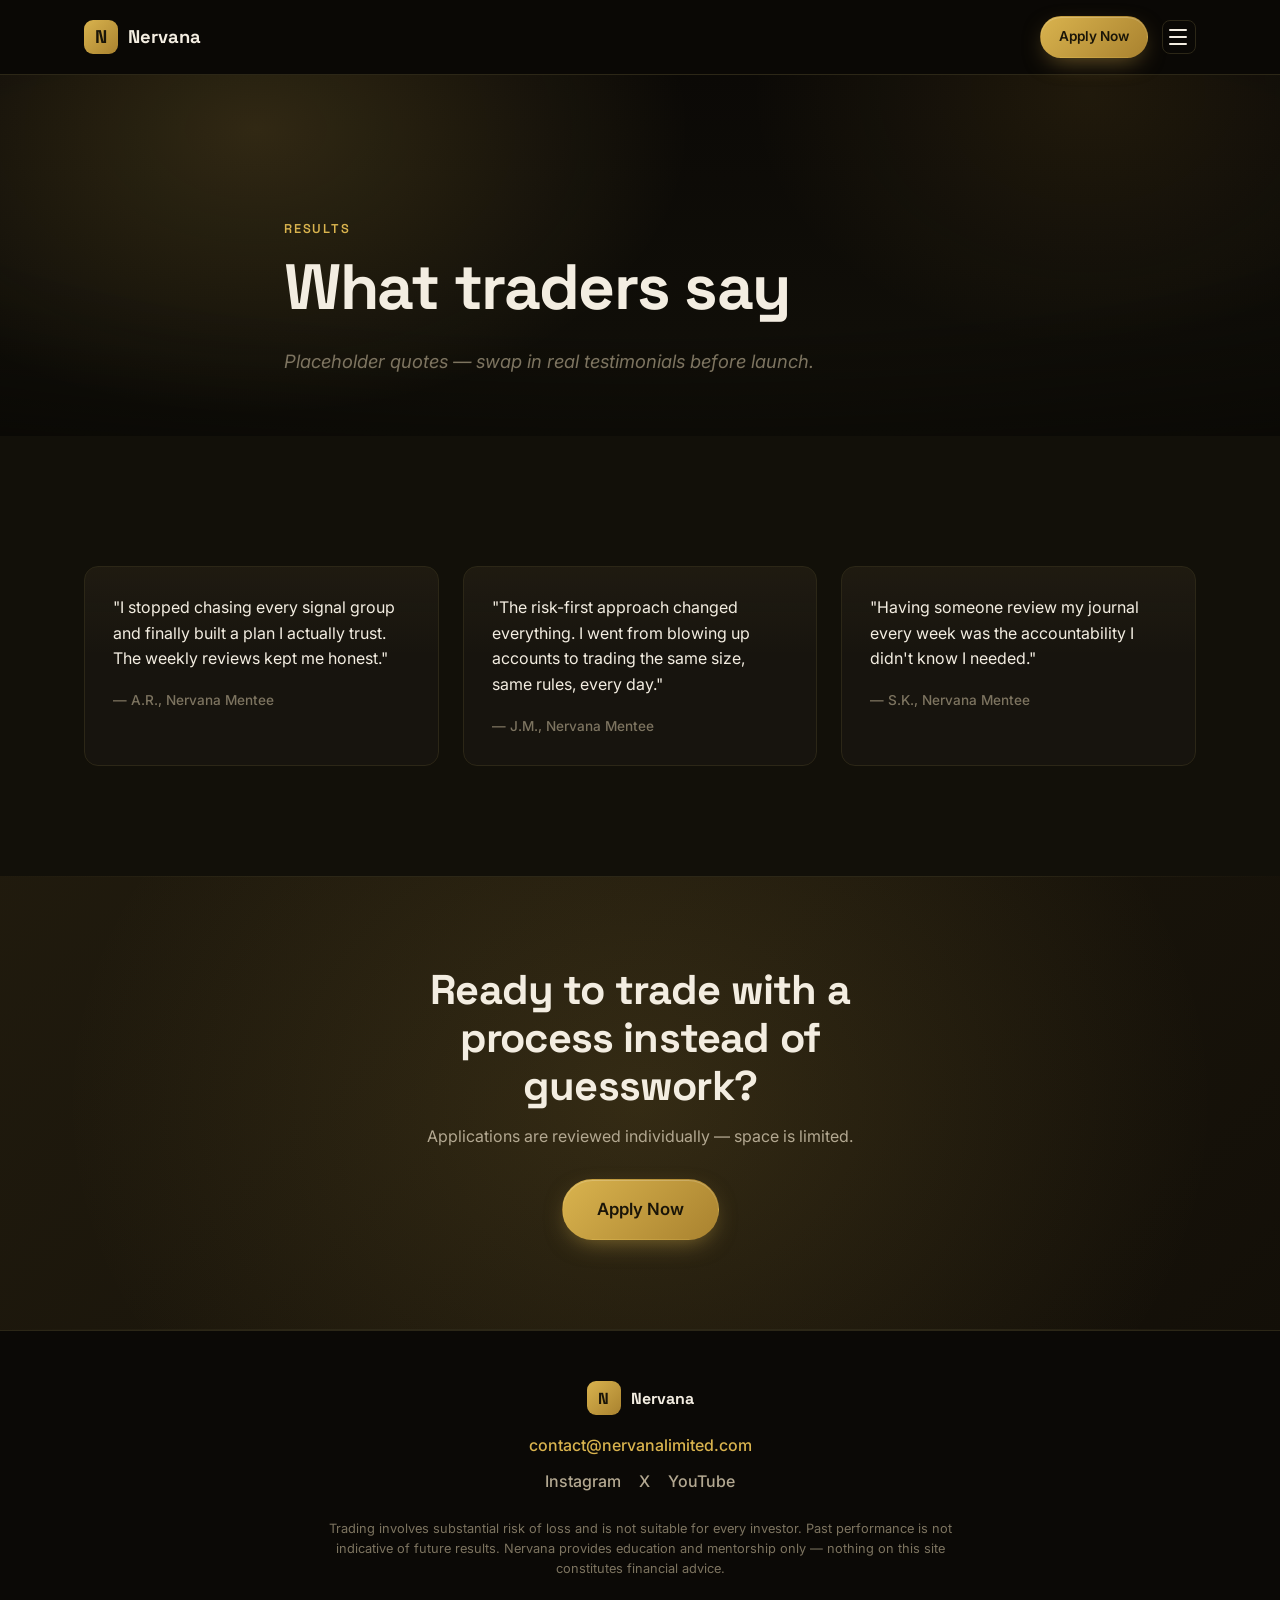
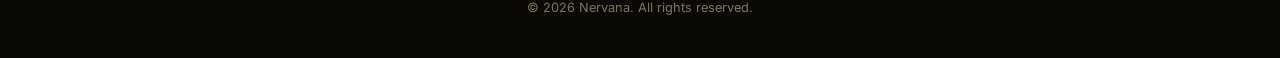
<file: website/results.html>
<!DOCTYPE html>
<html lang="en">
<head>
<meta charset="UTF-8">
<meta name="viewport" content="width=device-width, initial-scale=1.0">
<title>Results | Nervana</title>
<meta name="description" content="What traders say about working with Nervana's 1:1 trading mentorship.">
<link rel="icon" href="data:image/svg+xml,<svg xmlns=%22http://www.w3.org/2000/svg%22 viewBox=%220 0 100 100%22><text y=%22.9em%22 font-size=%2290%22>📈</text></svg>">
<link rel="preconnect" href="https://fonts.googleapis.com">
<link rel="preconnect" href="https://fonts.gstatic.com" crossorigin>
<link href="https://fonts.googleapis.com/css2?family=Inter:wght@400;500;600;700;800&family=Space+Grotesk:wght@500;600;700&display=swap" rel="stylesheet">
<link rel="stylesheet" href="styles.css">
</head>
<body>

<header class="navbar" id="navbar">
  <div class="container navbar__inner">
    <a href="index.html" class="brand">
      <span class="brand__mark">N</span>
      <span class="brand__name">Nervana</span>
    </a>
    <div class="navbar__actions">
      <a href="#" class="btn btn--primary btn--sm js-apply-trigger">Apply Now</a>
      <button class="nav-toggle" id="navToggle" aria-label="Toggle menu" aria-expanded="false">
        <span></span><span></span><span></span>
      </button>
    </div>
    <nav class="nav-links" id="navLinks">
      <a href="program.html">The Program</a>
      <a href="results.html" aria-current="page">Results</a>
      <a href="insights.html">Insights</a>
      <a href="faq.html">FAQ</a>
    </nav>
  </div>
</header>

<main>

  <section class="hero page-hero">
    <div class="hero__bg" aria-hidden="true"></div>
    <div class="container hero__inner">
      <p class="eyebrow reveal">Results</p>
      <h1 class="reveal">What traders say</h1>
      <p class="hero__subtitle reveal placeholder-note">Placeholder quotes — swap in real testimonials before launch.</p>
    </div>
  </section>

  <section class="testimonials">
    <div class="container">
      <div class="testimonial-grid">
        <blockquote class="testimonial-card reveal">
          <p>"I stopped chasing every signal group and finally built a plan I actually trust. The weekly reviews kept me honest."</p>
          <footer>— A.R., Nervana Mentee</footer>
        </blockquote>
        <blockquote class="testimonial-card reveal">
          <p>"The risk-first approach changed everything. I went from blowing up accounts to trading the same size, same rules, every day."</p>
          <footer>— J.M., Nervana Mentee</footer>
        </blockquote>
        <blockquote class="testimonial-card reveal">
          <p>"Having someone review my journal every week was the accountability I didn't know I needed."</p>
          <footer>— S.K., Nervana Mentee</footer>
        </blockquote>
      </div>
    </div>
  </section>

  <section class="cta-banner">
    <div class="container cta-banner__inner reveal">
      <h2>Ready to trade with a process instead of guesswork?</h2>
      <p>Applications are reviewed individually — space is limited.</p>
      <a href="#" class="btn btn--primary btn--lg js-apply-trigger">Apply Now</a>
    </div>
  </section>

</main>

<footer class="footer">
  <div class="container footer__inner">
    <div class="footer__brand">
      <span class="brand__mark">N</span>
      <span class="brand__name">Nervana</span>
    </div>
    <div class="footer__contact">
      <a href="mailto:contact@nervanalimited.com">contact@nervanalimited.com</a>
      <div class="social-links">
        <a href="#" aria-label="Instagram">Instagram</a>
        <a href="#" aria-label="X / Twitter">X</a>
        <a href="#" aria-label="YouTube">YouTube</a>
      </div>
    </div>
    <p class="footer__disclaimer">
      Trading involves substantial risk of loss and is not suitable for every investor.
      Past performance is not indicative of future results. Nervana provides education and
      mentorship only — nothing on this site constitutes financial advice.
    </p>
    <p class="footer__copy">&copy; <span id="year"></span> Nervana. All rights reserved.</p>
  </div>
</footer>

<div class="modal-overlay" id="applyModalOverlay" aria-hidden="true">
  <div class="modal" role="dialog" aria-modal="true" aria-labelledby="applyModalTitle">
    <button type="button" class="modal__close" id="applyModalClose" aria-label="Close application form">&times;</button>

    <p class="eyebrow">Apply Now</p>
    <h2 id="applyModalTitle">Mentorship Application</h2>
    <p class="modal__intro">
      Highly limited, strictly 1:1. Submitting this doesn't guarantee a place — applicants are
      assessed on fit, readiness, and commitment. If shortlisted, you'll be invited to a free
      onboarding session before anything is confirmed.
    </p>

    <form class="modal-form" id="applyForm" name="mentorship-application" method="POST" data-netlify="true" netlify-honeypot="company">
      <input type="hidden" name="form-name" value="mentorship-application">
      <p class="hp-field" aria-hidden="true">
        <label>Don't fill this out if you're human: <input name="company" tabindex="-1" autocomplete="off"></label>
      </p>

      <p class="form-section-title">About you</p>

      <div class="form-row">
        <label for="name">Full name *</label>
        <input type="text" id="name" name="full_name" required placeholder="Your full name">
      </div>
      <div class="form-row">
        <label for="email">Email address *</label>
        <input type="email" id="email" name="email" required placeholder="you@example.com">
      </div>
      <div class="form-row">
        <label for="location">Location / Time zone *</label>
        <input type="text" id="location" name="location_timezone" required placeholder="e.g. London, UK (GMT)">
      </div>
      <div class="form-row">
        <label>How did you hear about Nervana Mentorship?</label>
        <div class="radio-group">
          <label class="radio-option"><input type="radio" name="how_heard" value="TradingView"> TradingView</label>
          <label class="radio-option"><input type="radio" name="how_heard" value="YouTube"> YouTube</label>
          <label class="radio-option"><input type="radio" name="how_heard" value="Referral"> Referral</label>
          <label class="radio-option"><input type="radio" name="how_heard" value="Other"> Other</label>
        </div>
        <input type="text" name="how_heard_other" placeholder="If “Other”, please specify" class="other-input">
      </div>

      <p class="form-section-title">Your trading background</p>

      <div class="form-row">
        <label>How long have you been trading?</label>
        <div class="radio-group">
          <label class="radio-option"><input type="radio" name="trading_duration" value="Less than 6 months"> Less than 6 months</label>
          <label class="radio-option"><input type="radio" name="trading_duration" value="6-12 months"> 6-12 months</label>
          <label class="radio-option"><input type="radio" name="trading_duration" value="1-2 years"> 1-2 years</label>
          <label class="radio-option"><input type="radio" name="trading_duration" value="2+ years"> 2+ years</label>
          <label class="radio-option"><input type="radio" name="trading_duration" value="Other"> Other</label>
        </div>
      </div>
      <div class="form-row">
        <label>What markets do you primarily trade?</label>
        <div class="radio-group">
          <label class="radio-option"><input type="radio" name="markets_traded" value="Forex"> Forex</label>
          <label class="radio-option"><input type="radio" name="markets_traded" value="Indices"> Indices</label>
          <label class="radio-option"><input type="radio" name="markets_traded" value="Stocks"> Stocks</label>
          <label class="radio-option"><input type="radio" name="markets_traded" value="Crypto"> Crypto</label>
          <label class="radio-option"><input type="radio" name="markets_traded" value="Options"> Options</label>
          <label class="radio-option"><input type="radio" name="markets_traded" value="Other"> Other</label>
        </div>
      </div>
      <div class="form-row">
        <label for="strategy">Briefly describe your current trading strategy (if any) *</label>
        <textarea id="strategy" name="current_strategy" rows="4" required></textarea>
      </div>
      <div class="form-row">
        <label for="mentor-experience">Have you worked with a mentor before? If yes, what was your experience? *</label>
        <textarea id="mentor-experience" name="mentor_experience" rows="4" required></textarea>
      </div>

      <p class="form-section-title">Friction &amp; goals</p>

      <div class="form-row">
        <label>Where do you feel the most friction in your trading?</label>
        <div class="radio-group">
          <label class="radio-option"><input type="radio" name="friction" value="Strategy and structure"> Strategy and structure</label>
          <label class="radio-option"><input type="radio" name="friction" value="Emotional regulation under pressure"> Emotional regulation under pressure</label>
          <label class="radio-option"><input type="radio" name="friction" value="Consistency and discipline"> Consistency and discipline</label>
          <label class="radio-option"><input type="radio" name="friction" value="Decision fatigue or overthinking"> Decision fatigue or overthinking</label>
          <label class="radio-option"><input type="radio" name="friction" value="Other"> Other</label>
        </div>
      </div>
      <div class="form-row">
        <label for="goals-6-12">What are your top 3 goals for the next 6-12 months as a trader? *</label>
        <textarea id="goals-6-12" name="goals_6_12_months" rows="4" required></textarea>
      </div>
      <div class="form-row">
        <label for="adapts-to-you">Most mentorships give you rules and expect you to adapt. Nervana rebuilds the system around you. How does that approach resonate with you? *</label>
        <textarea id="adapts-to-you" name="approach_resonance" rows="4" required></textarea>
      </div>

      <p class="form-section-title">Commitment &amp; investment</p>

      <div class="form-row">
        <label for="weekly-hours">How many focused hours per week can you realistically commit to reviews, reflections, and structured development of your trading? *</label>
        <input type="text" id="weekly-hours" name="weekly_hours_commitment" required placeholder="e.g. 5-7 hours a week">
      </div>
      <div class="form-row">
        <label>What level of investment are you prepared to make in your growth as a trader? *</label>
        <div class="radio-group">
          <label class="radio-option"><input type="radio" name="investment_level" value="Under £500" required> I'm only comfortable with small investments (&lt;£500)</label>
          <label class="radio-option"><input type="radio" name="investment_level" value="£500-£1,000"> I'm ready to make a moderate investment (£500-£1,000)</label>
          <label class="radio-option"><input type="radio" name="investment_level" value="£1,000-£3,000"> I'm committed to making a serious investment (£1,000-£3,000)</label>
          <label class="radio-option"><input type="radio" name="investment_level" value="£3,000+"> I'm prepared to invest significantly in long-term mentorship (£3,000+)</label>
          <label class="radio-option"><input type="radio" name="investment_level" value="Other"> Other</label>
        </div>
      </div>
      <div class="form-row">
        <label>Mentorship requires honesty, accountability, and resilience. Are you prepared to commit to that? *</label>
        <div class="radio-group">
          <label class="radio-option"><input type="radio" name="commitment_confirmation" value="Yes" required> Yes</label>
          <label class="radio-option"><input type="radio" name="commitment_confirmation" value="No"> No</label>
          <label class="radio-option"><input type="radio" name="commitment_confirmation" value="Other"> Other</label>
        </div>
      </div>
      <div class="form-row">
        <label for="good-fit">Why do you believe you are a good fit for Nervana Mentorship? *</label>
        <textarea id="good-fit" name="good_fit_reason" rows="4" required></textarea>
      </div>

      <button type="submit" class="btn btn--primary btn--block">Submit Application</button>
      <p class="form-status" id="formStatus" role="status"></p>
    </form>
  </div>
</div>

<script src="script.js"></script>
</body>
</html>
</file>
<file: website/styles.css>
:root {
  --bg: #0b0906;
  --bg-alt: #121009;
  --card: #17140e;
  --card-border: #2c2717;
  --text: #f3ede1;
  --text-dim: #b3a891;
  --text-faint: #7d7460;
  --accent: #d9b34e;
  --accent-dim: #a9822f;
  --accent-soft: rgba(217, 179, 78, 0.5);
  --danger: #e5484d;
  --font-heading: "Space Grotesk", Inter, sans-serif;
  --font-body: "Inter", sans-serif;
  --radius: 14px;
  --container: 1160px;
}

* { box-sizing: border-box; margin: 0; padding: 0; }

html { scroll-behavior: smooth; }

body {
  background: var(--bg);
  color: var(--text);
  font-family: var(--font-body);
  line-height: 1.6;
  -webkit-font-smoothing: antialiased;
}

img { max-width: 100%; display: block; }

.container {
  max-width: var(--container);
  margin: 0 auto;
  padding: 0 24px;
}

h1, h2, h3 {
  font-family: var(--font-heading);
  font-weight: 700;
  line-height: 1.15;
  letter-spacing: -0.02em;
}

h1 { font-size: clamp(2.4rem, 5vw, 4rem); }
h2 { font-size: clamp(1.8rem, 3.4vw, 2.6rem); }
h3 { font-size: 1.25rem; }

p { color: var(--text-dim); }

a { color: inherit; text-decoration: none; }

.eyebrow {
  display: inline-block;
  font-family: var(--font-heading);
  font-size: 0.8rem;
  font-weight: 600;
  letter-spacing: 0.14em;
  text-transform: uppercase;
  color: var(--accent);
  margin-bottom: 12px;
}

.center { text-align: center; }

.section-title { margin-bottom: 14px; }

.section-subtitle {
  max-width: 560px;
  margin: 0 auto 48px;
  color: var(--text-dim);
}

.placeholder-note {
  color: var(--text-faint);
  font-style: italic;
  font-size: 0.85rem;
}

/* Buttons */
.btn {
  display: inline-flex;
  align-items: center;
  justify-content: center;
  gap: 8px;
  padding: 13px 26px;
  border-radius: 999px;
  font-weight: 600;
  font-size: 0.95rem;
  border: 1px solid transparent;
  cursor: pointer;
  transition: transform 0.15s ease, box-shadow 0.15s ease, background 0.15s ease, border-color 0.15s ease;
  white-space: nowrap;
}
.btn--primary {
  background: linear-gradient(135deg, var(--accent), var(--accent-dim));
  color: #1a1508;
  box-shadow: 0 8px 24px -8px rgba(217, 179, 78, 0.55), inset 0 1px 0 rgba(255, 255, 255, 0.2);
}
.btn--primary:hover { transform: translateY(-2px); box-shadow: 0 12px 30px -8px rgba(217, 179, 78, 0.75), inset 0 1px 0 rgba(255, 255, 255, 0.25); }
.btn--ghost {
  background: transparent;
  color: var(--text);
  border-color: var(--card-border);
}
.btn--ghost:hover { border-color: var(--accent); color: var(--accent); }
.btn--outline {
  background: transparent;
  border-color: var(--card-border);
  color: var(--text);
}
.btn--outline:hover { border-color: var(--accent); color: var(--accent); }
.btn--sm { padding: 9px 18px; font-size: 0.85rem; }
.btn--lg { padding: 16px 34px; font-size: 1.05rem; }
.btn--block { width: 100%; }

/* Navbar */
.navbar {
  position: sticky;
  top: 0;
  z-index: 100;
  background: rgba(11, 9, 6, 0.75);
  backdrop-filter: blur(10px);
  border-bottom: 1px solid var(--card-border);
}
.navbar__inner {
  display: flex;
  align-items: center;
  justify-content: space-between;
  padding-top: 16px;
  padding-bottom: 16px;
  gap: 24px;
  position: relative;
}
.brand {
  display: flex;
  align-items: center;
  gap: 10px;
  font-family: var(--font-heading);
  font-weight: 700;
  font-size: 1.15rem;
}
.brand__mark {
  width: 34px;
  height: 34px;
  display: grid;
  place-items: center;
  border-radius: 9px;
  background: linear-gradient(135deg, var(--accent), var(--accent-dim));
  color: #1a1508;
  font-weight: 800;
}
.navbar__actions {
  display: flex;
  align-items: center;
  gap: 14px;
}
.nav-links {
  position: absolute;
  top: calc(100% + 10px);
  right: 24px;
  display: flex;
  flex-direction: column;
  gap: 2px;
  min-width: 190px;
  background: var(--bg-alt);
  border: 1px solid var(--card-border);
  border-radius: var(--radius);
  padding: 10px;
  box-shadow: 0 16px 36px -12px rgba(0, 0, 0, 0.6);
  opacity: 0;
  transform: translateY(-8px);
  pointer-events: none;
  transition: opacity 0.2s ease, transform 0.2s ease;
  z-index: 110;
}
.navbar.open .nav-links {
  opacity: 1;
  transform: translateY(0);
  pointer-events: auto;
}
.nav-links a {
  font-size: 0.92rem;
  color: var(--text-dim);
  font-weight: 500;
  padding: 10px 14px;
  border-radius: 8px;
  transition: color 0.15s ease, background 0.15s ease;
}
.nav-links a:hover { color: var(--text); background: rgba(255, 255, 255, 0.04); }
.nav-links a[aria-current="page"] { color: var(--accent); }
.nav-toggle {
  display: flex;
  flex-direction: column;
  justify-content: center;
  gap: 5px;
  width: 34px;
  height: 34px;
  background: none;
  border: 1px solid var(--card-border);
  border-radius: 8px;
  cursor: pointer;
  padding: 6px;
}
.nav-toggle span {
  width: 18px;
  height: 2px;
  background: var(--text);
  border-radius: 2px;
  transition: transform 0.2s ease, opacity 0.2s ease;
}
.navbar.open .nav-toggle { border-color: var(--accent); }
.navbar.open .nav-toggle span:nth-child(1) { transform: translateY(7px) rotate(45deg); }
.navbar.open .nav-toggle span:nth-child(2) { opacity: 0; }
.navbar.open .nav-toggle span:nth-child(3) { transform: translateY(-7px) rotate(-45deg); }

/* Hero */
.hero {
  position: relative;
  padding: 120px 0 100px;
  overflow: hidden;
}
.hero__bg {
  position: absolute;
  inset: 0;
  background:
    radial-gradient(700px 460px at 20% 15%, rgba(217, 179, 78, 0.18), transparent 62%),
    radial-gradient(560px 420px at 85% 5%, rgba(169, 130, 47, 0.13), transparent 60%),
    radial-gradient(120% 90% at 50% 30%, transparent 45%, rgba(0, 0, 0, 0.55) 100%),
    linear-gradient(180deg, var(--bg) 0%, var(--bg-alt) 100%);
  z-index: -1;
}
.hero__inner { max-width: 760px; }
.hero__subtitle {
  font-size: 1.15rem;
  margin: 22px 0 34px;
  max-width: 620px;
}
.hero__actions { display: flex; gap: 16px; flex-wrap: wrap; }
.hero__disclaimer {
  margin-top: 20px;
  font-size: 0.85rem;
  color: var(--text-faint);
}

.page-hero { padding: 140px 0 60px; }
.page-hero .hero__subtitle { margin-bottom: 0; }

/* Insights list */
.insights-list { padding: 60px 0 110px; }
.asset-tabs {
  display: flex;
  gap: 10px;
  flex-wrap: wrap;
  margin-bottom: 32px;
}
.asset-tab {
  font-family: var(--font-body);
  padding: 8px 16px;
  border-radius: 999px;
  border: 1px solid var(--card-border);
  background: transparent;
  color: var(--text-dim);
  font-size: 0.85rem;
  font-weight: 600;
  cursor: pointer;
  transition: border-color 0.15s ease, color 0.15s ease;
}
.asset-tab:hover { border-color: var(--accent); color: var(--accent); }
.asset-tab.active { border-color: var(--accent); color: var(--accent); }

.insight-feed {
  display: flex;
  flex-direction: column;
  gap: 20px;
}
.insight-card {
  background: linear-gradient(180deg, rgba(217,179,78,0.045), transparent 45%), var(--card);
  border: 1px solid var(--card-border);
  border-radius: var(--radius);
  padding: 28px 32px;
}
.insight-card__meta {
  display: flex;
  align-items: center;
  gap: 12px;
  margin-bottom: 12px;
}
.insight-card__asset {
  font-family: var(--font-heading);
  font-size: 0.7rem;
  font-weight: 700;
  letter-spacing: 0.08em;
  text-transform: uppercase;
  color: var(--accent);
  border: 1px solid var(--card-border);
  padding: 4px 10px;
  border-radius: 999px;
}
.insight-card__date { font-size: 0.8rem; color: var(--text-faint); }
.insight-card h3 { margin-bottom: 10px; }
.insight-card p { font-size: 0.95rem; }

/* Stats */
.stats {
  padding: 40px 0;
  position: relative;
}
.stats::before,
.stats::after {
  content: "";
  position: absolute;
  left: 0;
  right: 0;
  height: 1px;
  background: linear-gradient(90deg, transparent, var(--card-border) 25%, var(--card-border) 75%, transparent);
}
.stats::before { top: 0; }
.stats::after { bottom: 0; }
.stats__grid {
  display: grid;
  grid-template-columns: repeat(3, 1fr);
  gap: 24px;
  text-align: center;
}
.stat__number {
  font-family: var(--font-heading);
  font-size: 2.4rem;
  font-weight: 700;
  color: var(--text);
}
.stat__text {
  display: block;
  font-family: var(--font-heading);
  font-size: 1.9rem;
  font-weight: 700;
  color: var(--text);
}
.stat__suffix {
  font-family: var(--font-heading);
  font-size: 1.4rem;
  font-weight: 700;
  color: var(--accent);
}
.stat__label {
  display: block;
  color: var(--text-faint);
  font-size: 0.85rem;
  margin-top: 6px;
}

/* About */
.about { padding: 110px 0; }
.about__grid {
  display: grid;
  grid-template-columns: 1.2fr 0.8fr;
  gap: 60px;
  align-items: start;
}
.about__text h2 { margin-bottom: 20px; }
.about__text p { margin-bottom: 16px; }
.check-list {
  list-style: none;
  margin-top: 24px;
  display: flex;
  flex-direction: column;
  gap: 12px;
}
.check-list li {
  padding-left: 28px;
  position: relative;
  color: var(--text-dim);
}
.check-list li::before {
  content: "✓";
  position: absolute;
  left: 0;
  color: var(--accent);
  font-weight: 700;
}
.card-panel {
  background: linear-gradient(180deg, rgba(217,179,78,0.045), transparent 45%), var(--card);
  border: 1px solid var(--card-border);
  border-radius: var(--radius);
  padding: 32px;
}
.card-panel h3 { margin-bottom: 18px; }
.tick-list { list-style: none; display: flex; flex-direction: column; gap: 14px; }
.tick-list li {
  padding-left: 26px;
  position: relative;
  color: var(--text-dim);
  font-size: 0.95rem;
}
.tick-list li::before {
  content: "→";
  position: absolute;
  left: 0;
  color: var(--accent);
}

/* Programs */
.programs { padding: 110px 0; background: var(--bg-alt); }
.program-grid {
  display: grid;
  grid-template-columns: repeat(3, 1fr);
  gap: 24px;
  margin-top: 20px;
}
.program-grid--single {
  display: flex;
  justify-content: center;
}
.program-grid--single .program-card {
  max-width: 480px;
  width: 100%;
}
.program-card {
  background: linear-gradient(180deg, rgba(217,179,78,0.045), transparent 45%), var(--card);
  border: 1px solid var(--card-border);
  border-radius: var(--radius);
  padding: 32px;
  display: flex;
  flex-direction: column;
  position: relative;
  transition: transform 0.2s ease, border-color 0.2s ease;
}
.program-card:hover { transform: translateY(-4px); border-color: #2a3a52; }
.program-card--featured {
  border-color: var(--accent);
  background: linear-gradient(180deg, rgba(217,179,78,0.12), var(--card) 40%);
}
.badge {
  position: absolute;
  top: -12px;
  right: 24px;
  background: var(--accent);
  color: #1a1508;
  font-size: 0.72rem;
  font-weight: 700;
  padding: 5px 12px;
  border-radius: 999px;
  letter-spacing: 0.03em;
}
.program-price {
  color: var(--accent);
  font-weight: 600;
  font-size: 0.9rem;
  margin: 8px 0 14px;
}
.program-desc { margin-bottom: 18px; font-size: 0.95rem; }
.program-card ul {
  list-style: none;
  display: flex;
  flex-direction: column;
  gap: 10px;
  margin-bottom: 26px;
  flex: 1;
}
.program-card ul li {
  padding-left: 22px;
  position: relative;
  font-size: 0.9rem;
  color: var(--text-dim);
}
.program-card ul li::before {
  content: "✓";
  position: absolute;
  left: 0;
  color: var(--accent);
}

/* Approach */
.approach { padding: 110px 0; }
.approach-grid {
  display: grid;
  grid-template-columns: repeat(3, 1fr);
  gap: 28px;
  margin-top: 20px;
}
.approach-grid--two {
  grid-template-columns: repeat(2, 1fr);
  max-width: 760px;
  margin-left: auto;
  margin-right: auto;
}
.approach-card {
  padding: 8px;
}
.approach-icon {
  font-family: var(--font-heading);
  font-size: 0.85rem;
  font-weight: 700;
  color: var(--accent);
  border: 1px solid var(--card-border);
  width: 44px;
  height: 44px;
  display: grid;
  place-items: center;
  border-radius: 10px;
  margin-bottom: 18px;
}
.approach-card h3 { margin-bottom: 10px; }
.approach-card p { font-size: 0.95rem; }

/* Testimonials */
.testimonials { padding: 110px 0; background: var(--bg-alt); }
.testimonial-grid {
  display: grid;
  grid-template-columns: repeat(3, 1fr);
  gap: 24px;
  margin-top: 20px;
}
.testimonial-card {
  background: linear-gradient(180deg, rgba(217,179,78,0.045), transparent 45%), var(--card);
  border: 1px solid var(--card-border);
  border-radius: var(--radius);
  padding: 28px;
}
.testimonial-card p {
  color: var(--text);
  font-size: 1rem;
  margin-bottom: 18px;
}
.testimonial-card footer {
  color: var(--text-faint);
  font-size: 0.85rem;
  font-weight: 500;
}

/* FAQ */
.faq { padding: 110px 0; }
.faq__inner { max-width: 760px; }
.accordion { margin-top: 20px; display: flex; flex-direction: column; gap: 12px; }
.accordion-item {
  border: 1px solid var(--card-border);
  border-radius: var(--radius);
  background: linear-gradient(180deg, rgba(217,179,78,0.045), transparent 45%), var(--card);
  overflow: hidden;
}
.accordion-trigger {
  width: 100%;
  display: flex;
  align-items: center;
  justify-content: space-between;
  background: none;
  border: none;
  color: var(--text);
  font-family: var(--font-heading);
  font-weight: 600;
  font-size: 1rem;
  padding: 20px 24px;
  cursor: pointer;
  text-align: left;
}
.accordion-icon {
  color: var(--accent);
  font-size: 1.3rem;
  transition: transform 0.2s ease;
  flex-shrink: 0;
  margin-left: 16px;
}
.accordion-item.open .accordion-icon { transform: rotate(45deg); }
.accordion-panel {
  max-height: 0;
  overflow: hidden;
  transition: max-height 0.25s ease, padding 0.25s ease;
  padding: 0 24px;
}
.accordion-item.open .accordion-panel {
  max-height: 240px;
  padding: 0 24px 22px;
}

/* CTA banner */
.cta-banner {
  padding: 90px 0;
  background:
    radial-gradient(60% 140% at 50% 50%, rgba(217, 179, 78, 0.14), transparent 75%),
    linear-gradient(135deg, rgba(217,179,78,0.1), rgba(169,130,47,0.05));
  position: relative;
}
.cta-banner::before,
.cta-banner::after {
  content: "";
  position: absolute;
  left: 0;
  right: 0;
  height: 1px;
  background: linear-gradient(90deg, transparent, var(--card-border) 25%, var(--card-border) 75%, transparent);
}
.cta-banner::before { top: 0; }
.cta-banner::after { bottom: 0; }
.cta-banner__inner { text-align: center; max-width: 620px; margin: 0 auto; }
.cta-banner h2 { margin-bottom: 14px; }
.cta-banner p { margin-bottom: 30px; }

/* Modal */
.modal-overlay {
  position: fixed;
  inset: 0;
  z-index: 200;
  background: rgba(0, 0, 0, 0.72);
  backdrop-filter: blur(4px);
  display: flex;
  padding: 40px 20px;
  overflow-y: auto;
  opacity: 0;
  pointer-events: none;
  transition: opacity 0.25s ease;
}
.modal-overlay.open { opacity: 1; pointer-events: auto; }
.modal {
  position: relative;
  margin: auto;
  width: 100%;
  max-width: 640px;
  max-height: calc(100vh - 80px);
  overflow-y: auto;
  background: linear-gradient(180deg, rgba(217,179,78,0.045), transparent 45%), var(--card);
  border: 1px solid var(--card-border);
  border-radius: var(--radius);
  padding: 40px;
  transform: translateY(16px);
  transition: transform 0.25s ease;
}
.modal-overlay.open .modal { transform: translateY(0); }
.modal__close {
  position: absolute;
  top: 16px;
  right: 16px;
  background: none;
  border: none;
  color: var(--text-dim);
  font-size: 1.6rem;
  line-height: 1;
  padding: 8px;
  cursor: pointer;
  transition: color 0.15s ease;
}
.modal__close:hover { color: var(--accent); }
.modal__intro { margin: 12px 0 28px; }

.modal-form {
  display: flex;
  flex-direction: column;
  gap: 18px;
}

/* Footer contact */
.footer__contact {
  display: flex;
  flex-direction: column;
  align-items: center;
  gap: 10px;
  margin-bottom: 24px;
}
.footer__contact a { color: var(--accent); font-weight: 500; }
.social-links { display: flex; gap: 18px; }
.social-links a { color: var(--text-dim); }
.social-links a:hover { color: var(--accent); }
.form-row { display: flex; flex-direction: column; gap: 8px; }
.form-row > label { font-size: 0.85rem; font-weight: 500; color: var(--text-dim); }
.form-row input:not([type="radio"]):not([type="checkbox"]),
.form-row select,
.form-row textarea {
  background: var(--bg);
  border: 1px solid var(--card-border);
  border-radius: 8px;
  padding: 12px 14px;
  color: var(--text);
  font-family: var(--font-body);
  font-size: 0.95rem;
  outline: none;
  transition: border-color 0.15s ease;
  resize: vertical;
}
.form-row input:not([type="radio"]):not([type="checkbox"]):focus,
.form-row select:focus,
.form-row textarea:focus {
  border-color: var(--accent);
}
.form-row .other-input { margin-top: 2px; }

.form-section-title {
  font-family: var(--font-heading);
  font-size: 0.8rem;
  font-weight: 700;
  letter-spacing: 0.08em;
  text-transform: uppercase;
  color: var(--accent);
  margin: 8px 0 -4px;
  padding-top: 20px;
  border-top: 1px solid var(--card-border);
}
.form-section-title:first-of-type { border-top: none; padding-top: 0; }

.radio-group {
  display: flex;
  flex-direction: column;
  gap: 10px;
}
.radio-option {
  display: flex;
  align-items: flex-start;
  gap: 10px;
  font-size: 0.9rem;
  color: var(--text-dim);
  cursor: pointer;
  font-weight: 400;
}
.radio-option input[type="radio"] {
  accent-color: var(--accent);
  width: 16px;
  height: 16px;
  margin-top: 2px;
  flex-shrink: 0;
  cursor: pointer;
}
.form-status {
  font-size: 0.85rem;
  color: var(--accent);
  min-height: 1.2em;
}
.form-status.form-status--error { color: var(--danger); }

.hp-field {
  position: absolute;
  left: -9999px;
  width: 1px;
  height: 1px;
  overflow: hidden;
}

/* Footer */
.footer {
  padding: 50px 0 40px;
  border-top: 1px solid var(--card-border);
}
.footer__inner { text-align: center; }
.footer__brand {
  display: inline-flex;
  align-items: center;
  gap: 10px;
  font-family: var(--font-heading);
  font-weight: 700;
  margin-bottom: 18px;
}
.footer__disclaimer {
  max-width: 640px;
  margin: 0 auto 18px;
  font-size: 0.8rem;
  color: var(--text-faint);
}
.footer__copy { font-size: 0.8rem; color: var(--text-faint); }

/* Reveal animation */
.reveal {
  opacity: 0;
  transform: translateY(20px);
  filter: blur(6px);
  transition: opacity 0.9s cubic-bezier(0.16, 0.8, 0.24, 1),
              transform 0.9s cubic-bezier(0.16, 0.8, 0.24, 1),
              filter 0.9s cubic-bezier(0.16, 0.8, 0.24, 1);
}
.reveal.in-view {
  opacity: 1;
  transform: translateY(0);
  filter: blur(0);
}

@media (prefers-reduced-motion: reduce) {
  .reveal {
    opacity: 1;
    transform: none;
    filter: none;
    transition: none;
  }
}

/* Responsive */
@media (max-width: 900px) {
  .about__grid { grid-template-columns: 1fr; gap: 40px; }
  .modal { padding: 28px; max-height: calc(100vh - 40px); }
  .program-grid, .approach-grid, .testimonial-grid { grid-template-columns: 1fr; }
  .stats__grid { grid-template-columns: 1fr; row-gap: 32px; }
}

@media (max-width: 760px) {
  .nav-links { left: 24px; right: 24px; min-width: 0; }

  .modal-overlay { padding: 16px; }

  .hero { padding: 90px 0 70px; }
}
</file>
